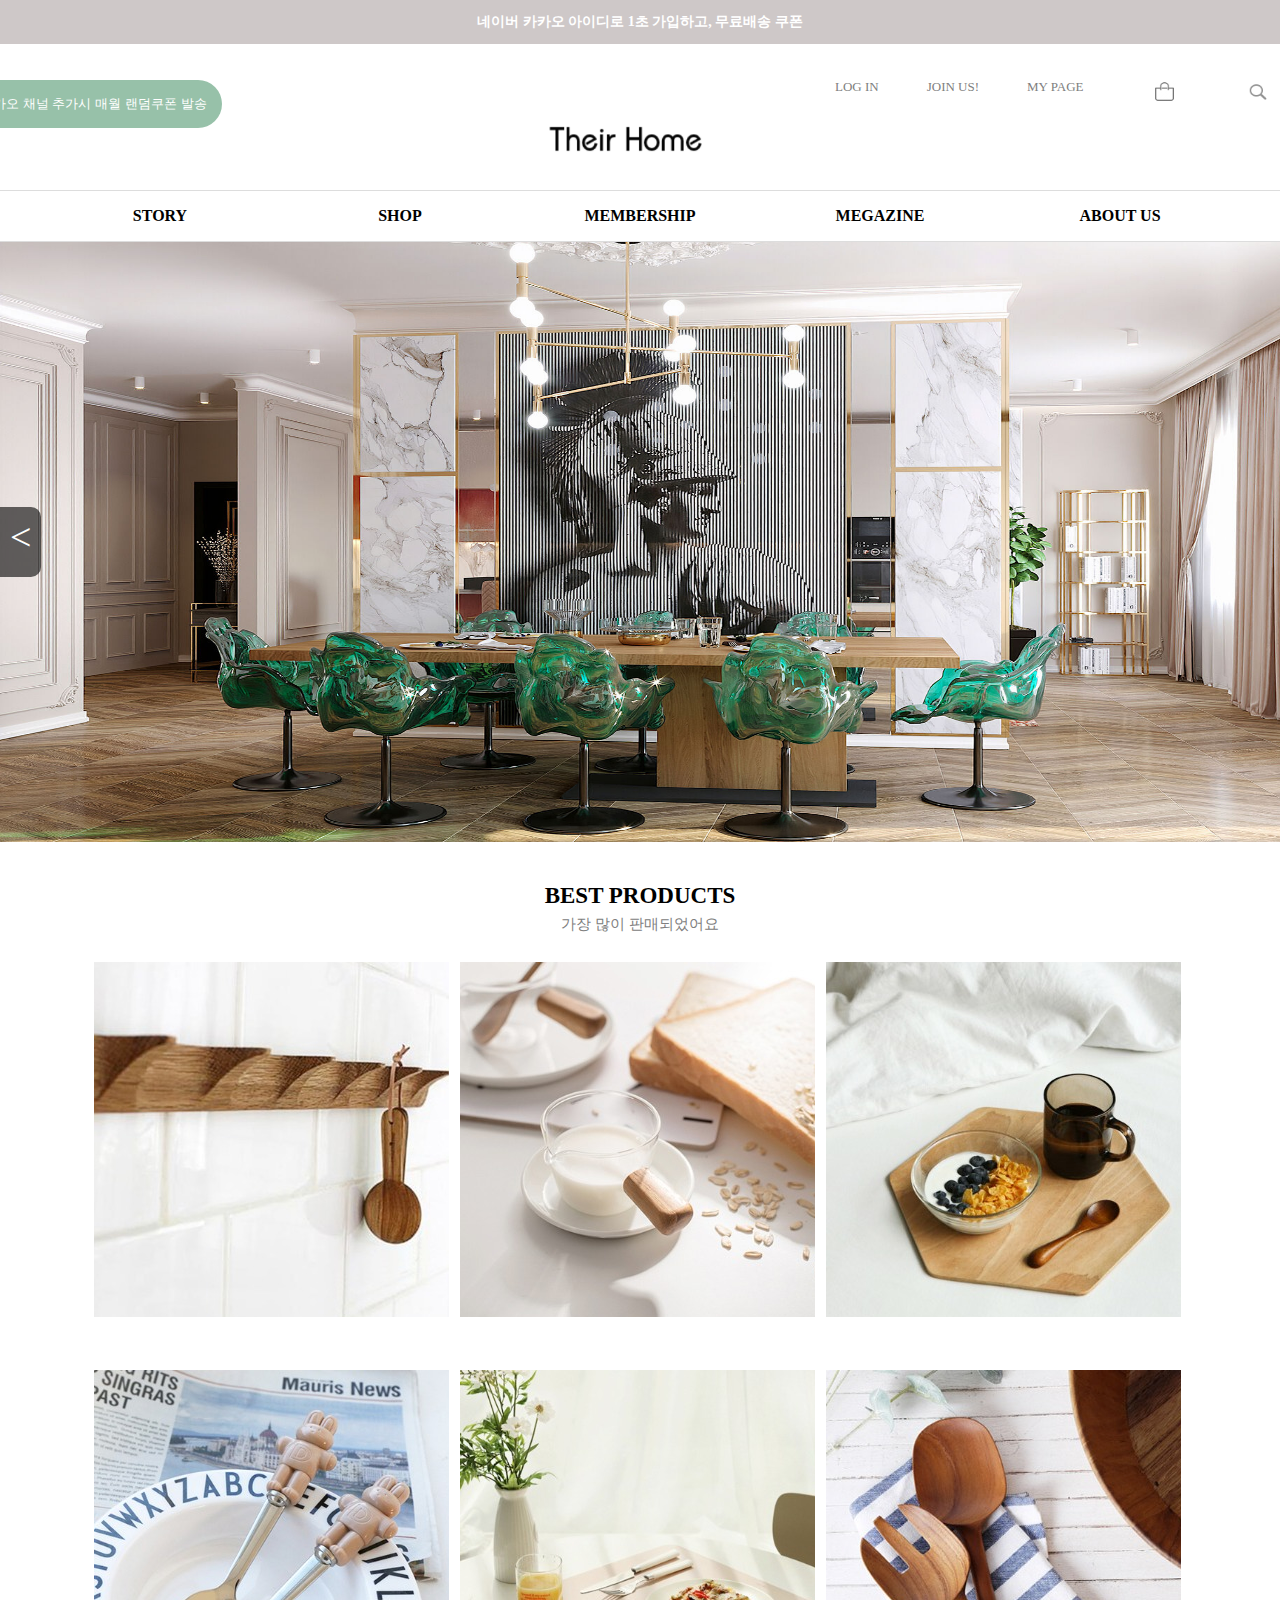
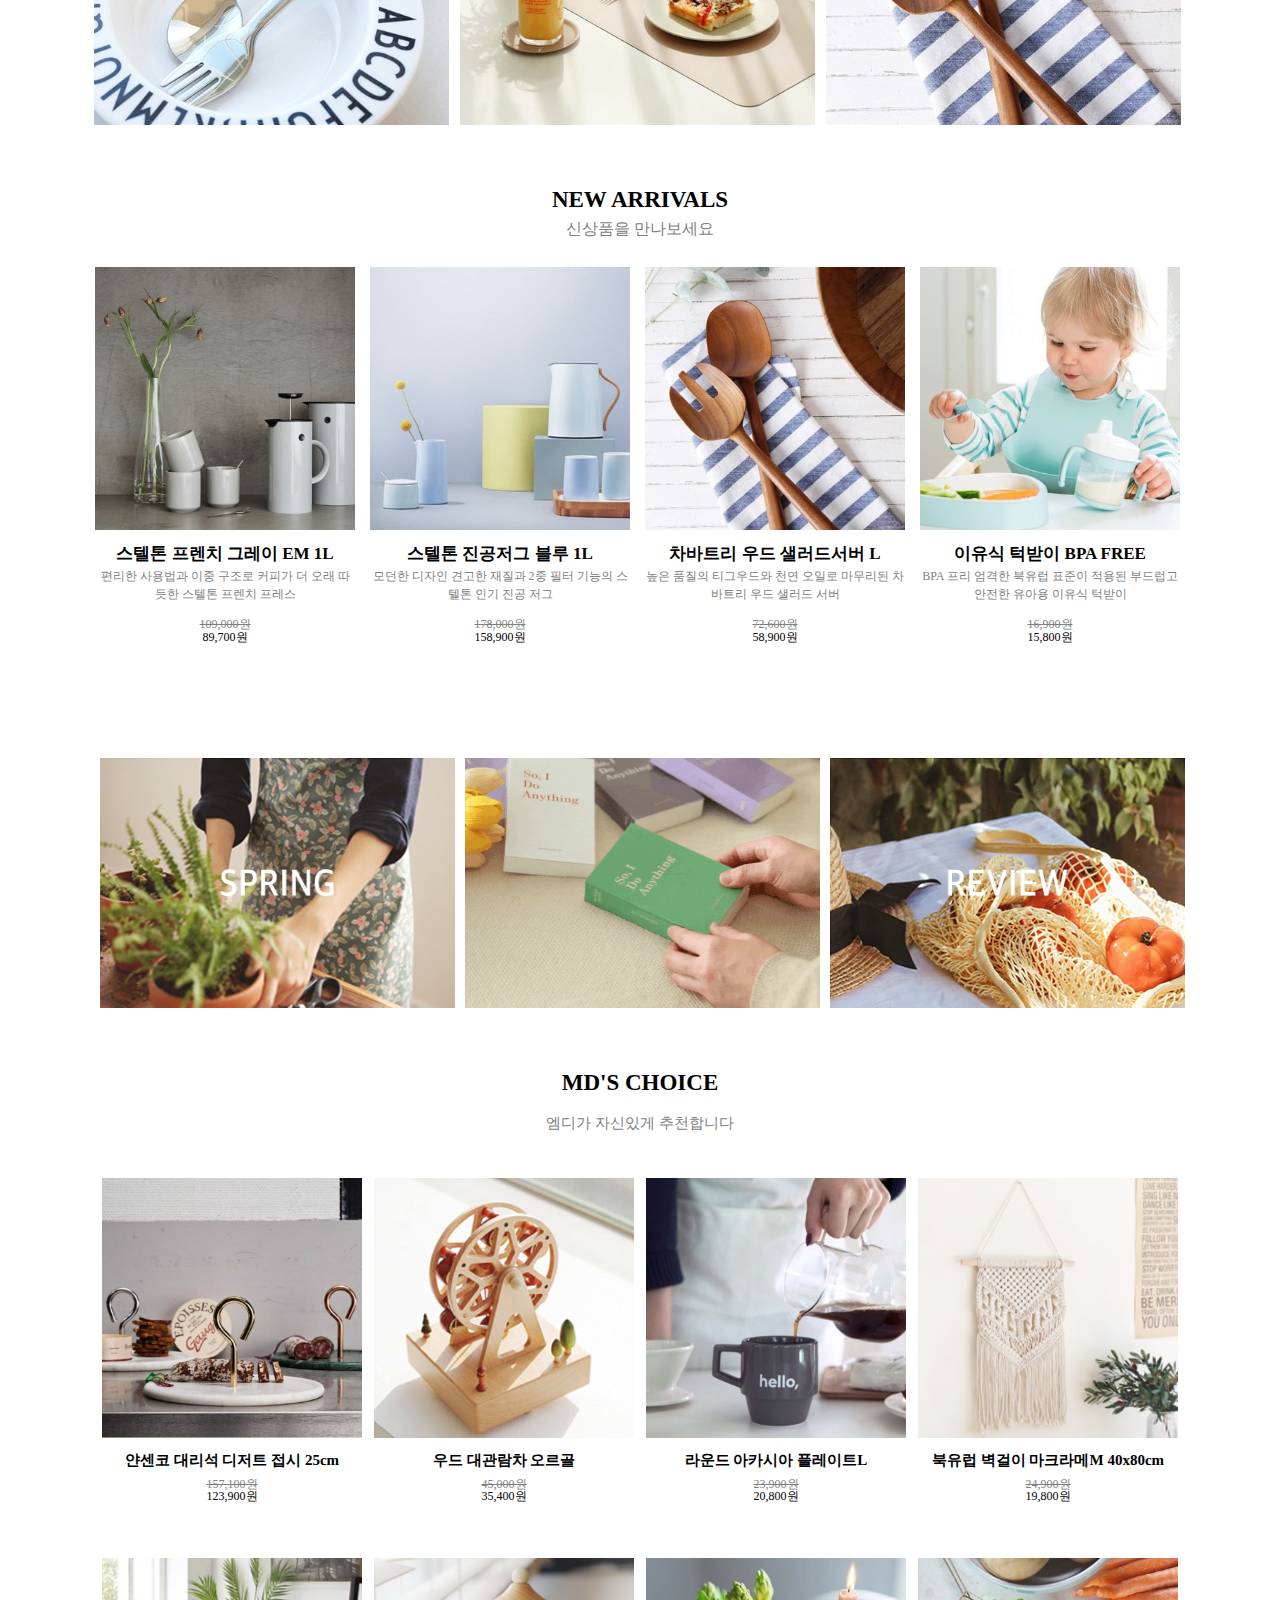
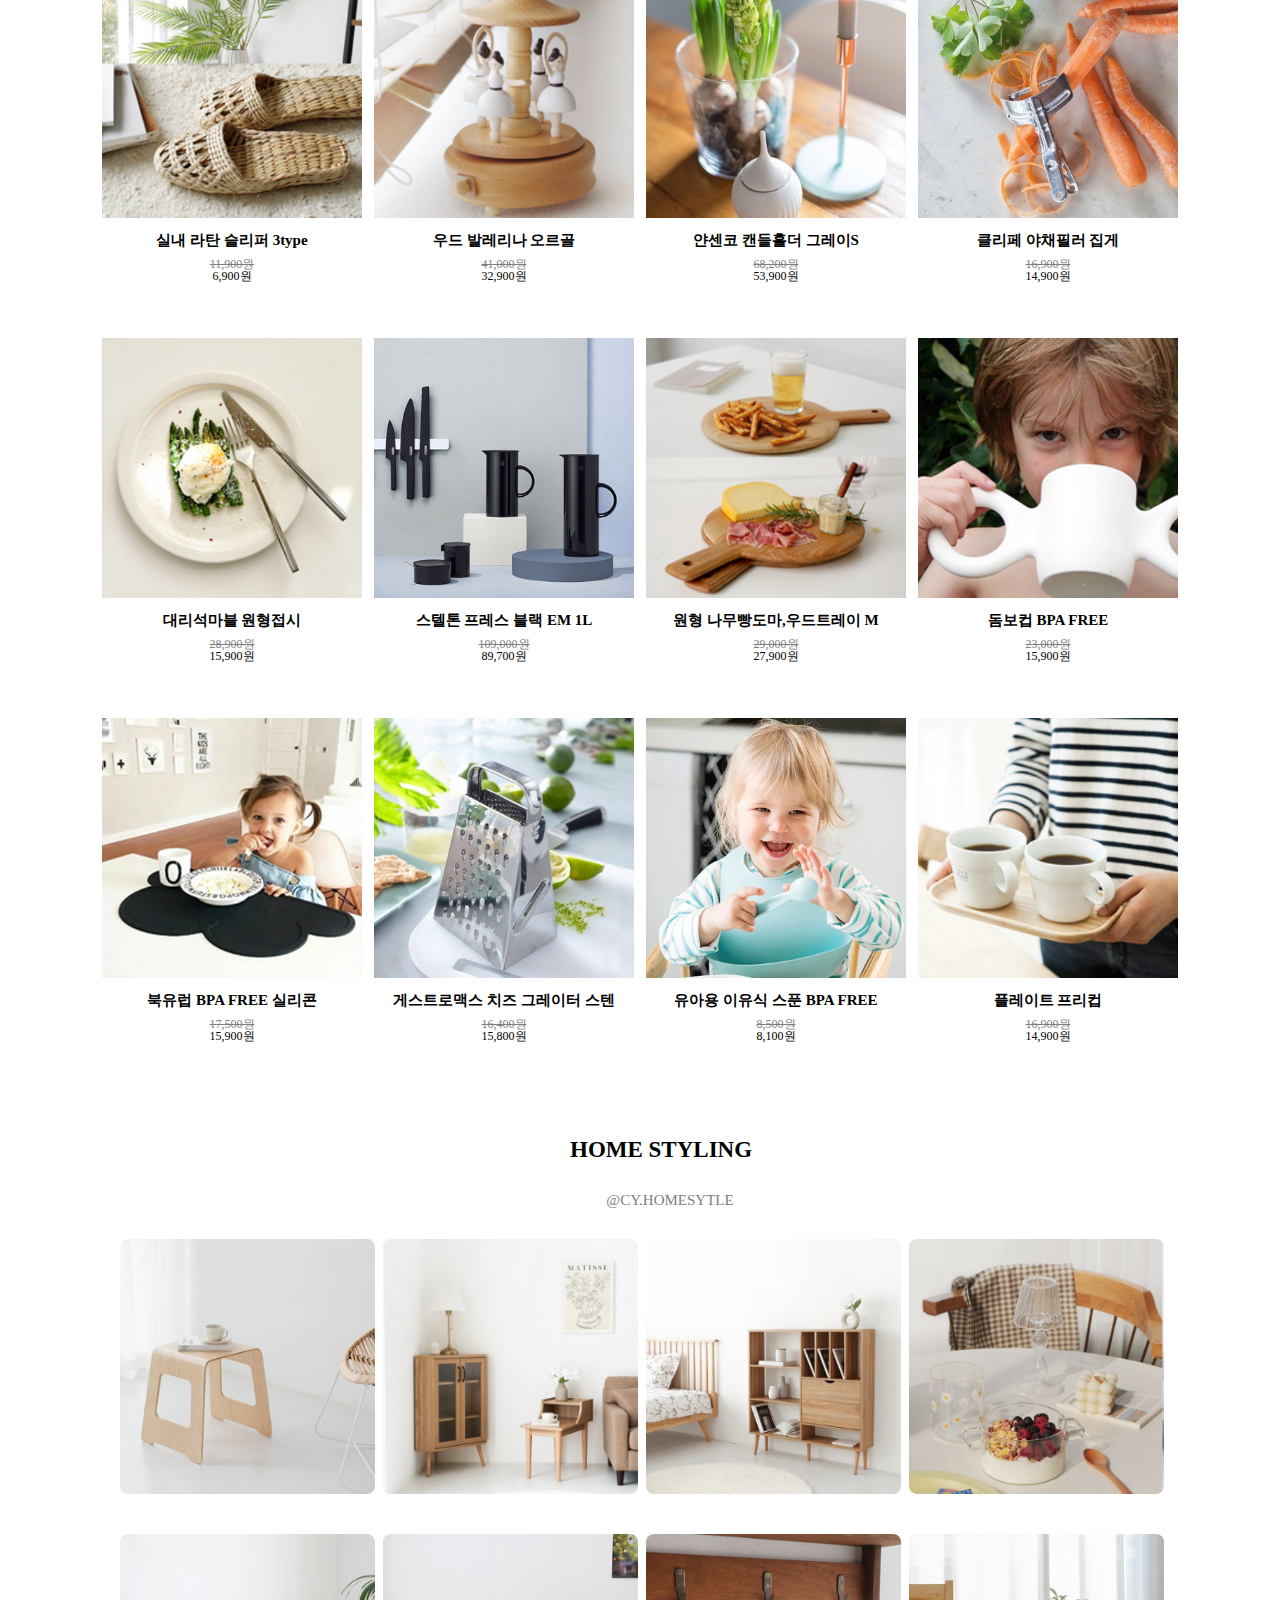
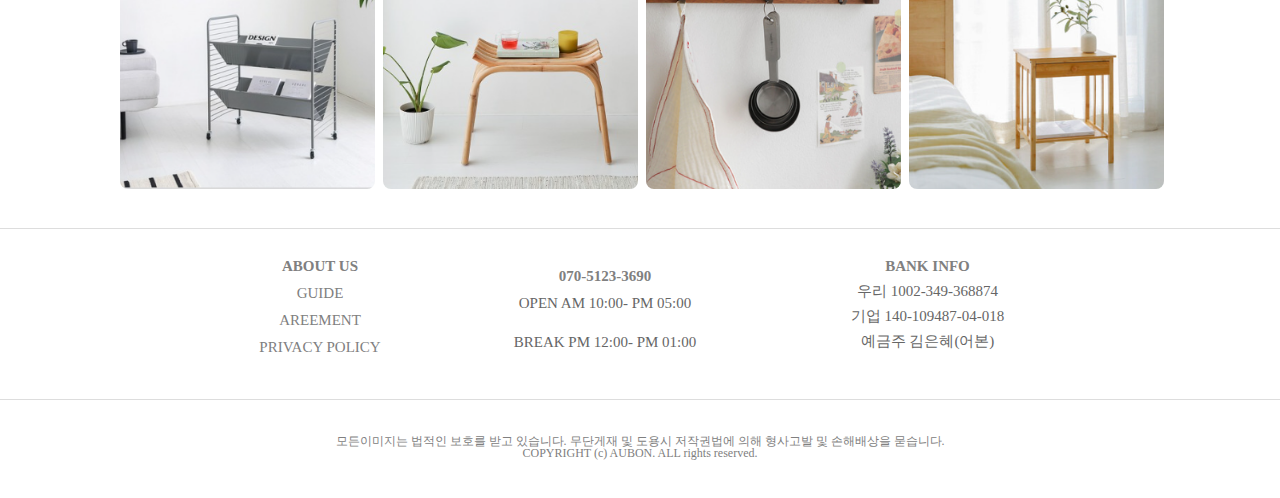
<file: index.html>
<!DOCTYPE html>
<html>

<head>
  <title>Their home</title>
  <link rel="stylesheet" href="css/reset.css">
  <link rel="stylesheet" href="css/common.css">
  <link rel="stylesheet" href="css/main.css">

  <!--json-->
  <script src="https://ajax.googleapis.com/ajax/libs/jquery/3.6.4/jquery.min.js"></script>
  <script src="js/product.js"></script>
  <script src="js/new.js"></script>
  <script src="js/banner.js"></script>
  <script src="js/md.js"></script>
  <script src="js/insta.js"></script>

  <!--javascript-->
  <script src="js/nav.js"></script>
  <script src="js/slide.js"></script>





</head>

<body>


  <div id="event">
    <p><a href="#">네이버 카카오 아이디로 1초 가입하고, 무료배송 쿠폰</a></p>
  </div>


  <header>
    <div id="box">


      <div id="login">
        <ul>
          <li><a href="form.html" target="_self">LOG IN</a></li>
          <li><a href="#">JOIN US!</a></li>
          <li><a href="#">MY PAGE</a></li>
          <li><a href="#"><img src="img/bag.jpg" alt="장바구니"></a></li>
          <li><a href="#"><img src="img/search.png" alt="검색"></a></li>
        </ul>
      </div>

      <button>카카오 채널 추가시 매월 랜덤쿠폰 발송 </button>



      <div id="logo">
        <a href="sub.html" target="_self"><img src="img/logo.png" alt="로고"></a>
      </div>

    </div>

    <nav>
      <ul class="main_menu">
        <li><a href="#">STORY</a>
          <ul class="sub_menu">
            <li><a href="sub.html" target="_self">Their home</a></li>
            <li><a href="sub.html" target="_self">Partnership</a></li>
            <li><a href="sub.html" target="_self">C/S</a></li>
          </ul>
        </li>

        <li><a href="#">SHOP</a>
          <ul class="sub_menu">
            <li><a href="sub.html" target="_self">주방데코</a></li>
            <li><a href="sub.html" target="_self">홈데코</a></li>
            <li><a href="sub.html" target="_self">정리/데코</a></li>
            <li><a href="sub.html" target="_self">아이방데코</a></li>
            <li><a href="sub.html" target="_self">반려견용품</a></li>
          </ul>
        </li>

        <li><a href="#">MEMBERSHIP</a>
          <ul class="sub_menu">
            <li><a href="sub.html" target="_self">Event</a></li>
            <li><a href="sub.html" target="_self">Coupon</a></li>
          </ul>
        </li>

        <li><a href="#">MEGAZINE</a>
          <ul class="sub_menu">
            <li><a href="sub.html" target="_self">Company</a></li>
            <li><a href="sub.html" target="_self">Subscribe</a></li>
          </ul>
        </li>

        <li><a href="sub.html" target="_self">ABOUT US</a></li>
      </ul>
    </nav>

  </header>




  <div id="slidewrap">

    <ul class="slide">
      <li><img src="img/slider.jpg" alt="슬라이드 사진"></li>
      <li><img src="img/slider2.jpg" alt="슬라이드 사진"></li>
      <li><img src="img/slider3.jpg" alt="슬라이드 사진"></li>
    </ul>

    <span class="prev">&lt;</span>
    <span class="next">&gt;</span>
  </div>



  <section>

    <div id="BEST_PRODUCTS">
      <h3>BEST PRODUCTS</h3>
      <p>가장 많이 판매되었어요</p>

      <div class="imgbox">
        <a href="sub.html" target="_self"><img src=""></a>

        <div class="textbox1">
          <span>
            <h3></h3>
            <p></p>
            <p class="a"></p>
          </span>
        </div>
      </div>




      <div class="imgbox">
        <a href="sub.html" target="_self"><img src=""></a>

        <div class="textbox1">
          <span>
            <h3></h3>
            <P></P>
            <p class="a"></p>
          </span>
        </div>
      </div>



      <div class="imgbox">
        <a href="sub.html" target="_self"><img src=""></a>


        <div class="textbox1">
          <span>
            <h3></h3>
            <p></p>
            <p class="a"></p>
          </span>
        </div>
      </div>




      <div class="imgbox">
        <a href="sub.html" target="_self"><img src=""></a>

        <div class="textbox1">
          <span>
            <h3></h3>
            <p></p>
            <p class="a"></p>
          </span>
        </div>
      </div>




      <div class="imgbox">
        <a href="sub.html" target="_self"><img src=""></a>

        <div class="textbox1">
          <span>
            <h3></h3>
            <p></p>
            <p class="a"></p>
          </span>
        </div>
      </div>



      <div class="imgbox">
        <a href="sub.html" target="_self"><img src=""></a>

        <div class="textbox1">
          <span>
            <h3></h3>
            <p></p>
            <p class="a"></p>
          </span>
        </div>
      </div>

    </div>


    <div id="NEW_ARRIVALS">

      <h3>NEW ARRIVALS</h3>
      <p>신상품을 만나보세요</p>
      <div class="box2">
        <div class="imgbox2">
          <a href="sub.html" target="_self"><img src="" alt=""></a>
        </div>

        <h4><a href="#"></a></h4>
        <p></p>
        <span class="a"></span>
        <br>
        <span class="b"></span>
      </div>


      <div class="box2">

        <div class="imgbox2">
          <a href="sub.html" target="_self"><img src="" alt=""></a>
        </div>

        <h4><a href="#"></a></h4>
        <p></p>
        <span class="a"></span>
        <br>
        <span class="b"></span>
      </div>


      <div class="box2">
        <div class="imgbox2">
          <a href="sub.html" target="_self"><img src="" alt=""></a>
        </div>

        <h4><a href="#"></a></h4>
        <p></p>
        <span class="a"></span>
        <br>
        <span class="b"></span>
      </div>


      <div class="box2">
        <div class="imgbox2">
          <a href="sub.html" target="_self"><img src="" alt=""></a>
        </div>

        <h4><a href="#"></a></h4>
        <p></p>
        <span class="a"></span><br>
        <span class="b"></span>
      </div>

    </div>

    <div id="BANNER">
      <div class="img1">

        <a href="sub.html" target="_self"><img src="" alt=""></a>

      </div>

      <div class="img2">

        <a href="sub.html" target="_self"><img src="" alt=""></a>

      </div>

      <div class="img3">

        <a href="sub.html" target="_self"><img src="" alt=""></a>

      </div>

    </div>


    <div id="MD_CHOICE">

      <h3>MD'S CHOICE</h3>
      <p>엠디가 자신있게 추천합니다</p>
    </div>



    <div id="ALL_PRODUCTS">

      <div class="box3">

        <div class="imgbox3">
          <a href="#"><img src="" alt=""></a>
        </div>

        <h4><a href="#"></a></h4>
        <p></p>
        <span><a href="#"></a></span>

      </div>

      <div class="box3">
        <div class="imgbox3">
          <a href="#"><img src="" alt=""></a>
        </div>

        <h4><a href="#"></a></h4>
        <p></p>
        <span><a href="#"></a></span>

      </div>

      <div class="box3">
        <div class="imgbox3">
          <a href="#"><img src="" alt=""></a>
        </div>

        <h4><a href="#"></a></h4>
        <p></p>
        <span><a href="#"></a></span>

      </div>

      <div class="box3">
        <div class="imgbox3">
          <a href="#"><img src="" alt=""></a>
        </div>
        <h4><a href="#"></a></h4>
        <p></p>
        <span><a href="#"></a></span>

      </div>


      <div class="box3">
        <div class="imgbox3">
          <a href="#"><img src="" alt=""></a>
        </div>
        <h4><a href="#"></a></h4>

        <p></p>
        <span><a href="#"></a></span>

      </div>

      <div class="box3">
        <div class="imgbox3">
          <a href="#"><img src="" alt=""></a>
        </div>
        <h4><a href="#"></a></h4>
        <p></p>
        <span><a href="#"></a></span>

      </div>

      <div class="box3">
        <div class="imgbox3">
          <a href="#"><img src="" alt=""></a>
        </div>
        <h4><a href="#"></a></h4>
        <p></p>
        <span><a href="#"></a></span>

      </div>

      <div class="box3">
        <div class="imgbox3">
          <a href="#"><img src="" alt=""></a>
        </div>
        <h4><a href="#"></a></h4>
        <p></p>
        <span><a href="#"></a></span>

      </div>


      <div class="box3">
        <div class="imgbox3">
          <a href="#"><img src="" alt=""></a>
        </div>
        <h4><a href="#"></a></h4>

        <p></p>
        <span><a href="#"></a></span>

      </div>

      <div class="box3">
        <div class="imgbox3">
          <a href="#"><img src="" alt=""></a>
        </div>
        <h4><a href="#"></a></h4>
        <p></p>
        <span><a href="#"></a></span>

      </div>

      <div class="box3">
        <div class="imgbox3">
          <a href="#"><img src="" alt=""></a>
        </div>
        <h4><a href="#"></a></h4>
        <p></p>
        <span><a href="#"></a></span>

      </div>

      <div class="box3">
        <div class="imgbox3">
          <a href="#"><img src="" alt=""></a>
        </div>
        <h4><a href="#"></a></h4>
        <p></p>
        <span><a href="#"></a></span>
      </div>

      <div class="box3">
        <div class="imgbox3">
          <a href="#"><img src="" alt=""></a>
        </div>
        <h4><a href="#"></a></h4>
        <p></p>
        <span><a href="#"></a></span>
      </div>

      <div class="box3">
        <div class="imgbox3">
          <a href="#"><img src="" alt=""></a>
        </div>
        <h4><a href="#"></a></h4>
        <p></p>
        <span><a href="#"></a></span>
      </div>

      <div class="box3">
        <div class="imgbox3">
          <a href="#"><img src="" alt=""></a>
        </div>
        <h4><a href="#"></a></h4>
        <p></p>
        <span><a href="#"></a></span>
      </div>

      <div class="box3">
        <div class="imgbox3">
          <a href="#"><img src="" alt=""></a>
        </div>
        <h4><a href="#"></a></h4>
        <p></p>
        <span><a href="#"></a></span>
      </div>
    </div>



    <div id="HOME_STYLING">

      <h3>HOME STYLING</h3>
      <p> @CY.HOMESYTLE</p>

      <div class="box4">
        <div class="imgbox1">
          <a href="#" alt="홈스타일"><img src="" alt=""></a>
        </div>
      </div>

      <div class="box4">
        <div class="imgbox1">
          <a href="#" alt="홈스타일"><img src="" alt=""></a>
        </div>

      </div>

      <div class="box4">
        <div class="imgbox1">
          <a href="#" alt="홈스타일"><img src="" alt=""></a>
        </div>
      </div>

      <div class="box4">
        <div class="imgbox1">
          <a href="#" alt="홈스타일"><img src="" alt=""></a>
        </div>
      </div>



      <div class="box4">
        <div class="imgbox1">
          <a href="#" alt="홈스타일"><img src="" alt=""></a>
        </div>
      </div>

      <div class="box4">
        <div class="imgbox1">
          <a href="#" alt="홈스타일"><img src="" alt=""></a>
        </div>
      </div>

      <div class="box4">
        <div class="imgbox1">
          <a href="#" alt="홈스타일"><img src="" alt=""></a>
        </div>
      </div>


      <div class="box4">
        <div class="imgbox1">
          <a href="#" alt="홈스타일"><img src="" alt=""></a>
        </div>
      </div>


    </div>

  </section>


  <footer>

    <div id="contact">

      <div id="wrap">
        <div class="box1">
          <ul>
            <h4><a href="#">ABOUT US</a></h4>
            <li><a href="#">GUIDE</a></li>
            <li><a href="#">AREEMENT</a></li>
            <li><a href="#">PRIVACY POLICY</a></li>
          </ul>
        </div>

        <div class="box2">
          <ul>
            <h4><a href="#">070-5123-3690</a></h4>
            <li><a href="#">OPEN AM 10:00- PM 05:00</a></li>
            <li><a href="#">BREAK PM 12:00- PM 01:00</a></li>
          </ul>
        </div>


        <div class="box3">
          <ul>
            <h4><a href="#">BANK INFO</a></h4>
            <li><a href="#">우리 1002-349-368874</a></li>
            <li><a href="#">기업 140-109487-04-018</a></li>
            <li><a href="#">예금주 김은혜(어본)</a></li>
          </ul>
        </div>


      </div>
    </div>



    <div id="box">

      <p>
        모든이미지는 법적인 보호를 받고 있습니다. 무단게재 및 도용시 저작권법에 의해 형사고발 및 손해배상을 묻습니다.<br>
        COPYRIGHT (c) AUBON. ALL rights reserved.</p>


    </div>


  </footer>



</body>

</html>
</file>
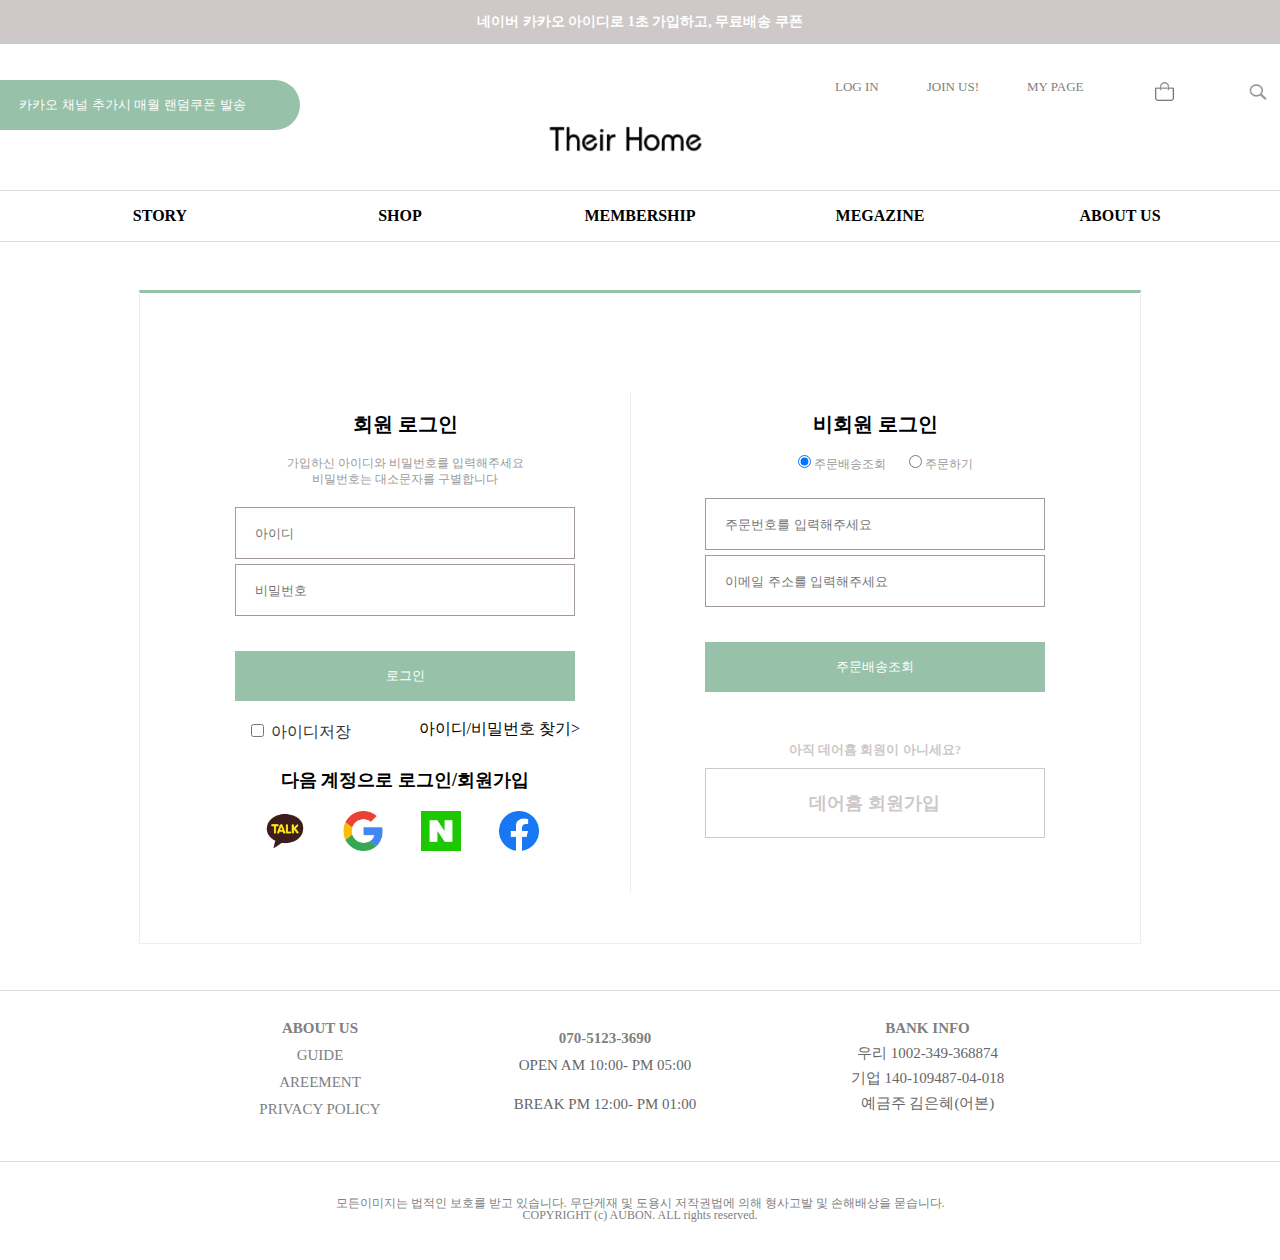
<file: form.html>
<!DOCTYPE html>
<html lang="en">

<head>
    <meta charset="UTF-8">
    <meta http-equiv="X-UA-Compatible" content="IE=edge">
    <meta name="viewport" content="width=device-width, initial-scale=1.0">
    <title>Their home</title>
    <link rel="stylesheet" href="css/reset.css">
    <link rel="stylesheet" href="css/common.css">
    <link rel="stylesheet" href="css/form.css">
</head>

<body>

    <div id="event">
        <p><a href="#">네이버 카카오 아이디로 1초 가입하고, 무료배송 쿠폰</a></p>
    </div>


    <header>
        <div id="box">


            <div id="login">
                <ul>
                    <li><a href="form.html" target="_self">LOG IN</a></li>
                    <li><a href="#">JOIN US!</a></li>
                    <li><a href="#">MY PAGE</a></li>
                    <li><a href="#"><img src="img/bag.jpg" alt="장바구니"></a></li>
                    <li><a href="#"><img src="img/search.png" alt="검색"></a></li>
                </ul>
            </div>






            <button>카카오 채널 추가시 매월 랜덤쿠폰 발송 </button>



            <div id="logo">
                <a href="sub.html" target="_self"><img src="img/logo.png" alt="로고"></a>
            </div>

        </div>


        <nav>
            <ul class="main_menu">
                <li><a href="sub.html" target="_self">STORY</a></li>
                <li><a href="sub.html" target="_self">SHOP</a></li>
                <li><a href="sub.html" target="_self">MEMBERSHIP</a></li>
                <li><a href="sub.html" target="_self">MEGAZINE</a></li>
                <li><a href="sub.html" target="_self">ABOUT US</a></li>
            </ul>
        </nav>

    </header>


    <div id="content">
        <div class="content_wrap">

            <div class="member">
                <div class="memeberlogin">
                    <h3>회원 로그인</h3>
                    <p>가입하신 아이디와 비밀번호를 입력해주세요<br>
                    비밀번호는 대소문자를 구별합니다</p>
                    <form>
                        <input type="text" placeholder="아이디" id="id">
                        <br>
                        <input type="text" placeholder="비밀번호" id="password">
                        <br>
                        <button>로그인</button>
                        <br>
                        <div id="id-password">
                            <input type="checkbox" name="id" value="id" id="checkbox"> 
                            <label>아이디저장</label>
                            <span><a href="#">아이디/비밀번호 찾기></a></span>
                        </div>

                        <div class="nextlogin">
                            <span>다음 계정으로 로그인/회원가입</span>
                            <ul>
                                <li>
                                    <a href="#"><img src="img/icon1.jpg" alt="icon1"></a>
                                </li>
                                <li>
                                    <a href="#"><img src="img/icon2.jpg" alt="icon2"></a>
                                </li>
                                <li>
                                    <a href="#"><img src="img/icon3.jpg" alt="icon3"></a>
                                </li>
                                <li>
                                    <a href="#"><img src="img/icon4.jpg" alt="icon4"></a>
                                </li>
                            </ul>
                        </div>
                    </form>
                </div>



                <div class="memeberlogin2">
                    <h3>비회원 로그인</h3>
                    <form>
                        <input type="radio" checked> 주문배송조회
                        <input type="radio"> 주문하기
                        <br>
                        <input type="text" placeholder="주문번호를 입력해주세요" id="id">
                        <br>
                        <input type="text" placeholder="이메일 주소를 입력해주세요" id="password">

                        <button>주문배송조회</button>

                        <div class="new">
                            <p>아직 데어홈 회원이 아니세요?</p>
                            <button>데어홈 회원가입</button>
                        </div>
                    </form>
                </div>
            </div>
        </div>
    </div>















    <footer>

        <div id="contact">

            <div id="wrap">
                <div class="box1">
                    <ul>
                        <h4><a href="#">ABOUT US</a></h4>
                        <li><a href="#">GUIDE</a></li>
                        <li><a href="#">AREEMENT</a></li>
                        <li><a href="#">PRIVACY POLICY</a></li>
                    </ul>
                </div>

                <div class="box2">
                    <ul>
                        <h4><a href="#">070-5123-3690</a></h4>
                        <li><a href="#">OPEN AM 10:00- PM 05:00</a></li>
                        <li><a href="#">BREAK PM 12:00- PM 01:00</a></li>
                    </ul>
                </div>


                <div class="box3">
                    <ul>
                        <h4><a href="#">BANK INFO</a></h4>
                        <li><a href="#">우리 1002-349-368874</a></li>
                        <li><a href="#">기업 140-109487-04-018</a></li>
                        <li><a href="#">예금주 김은혜(어본)</a></li>
                    </ul>
                </div>


            </div>
        </div>



        <div id="box">

            <p>
                모든이미지는 법적인 보호를 받고 있습니다. 무단게재 및 도용시 저작권법에 의해 형사고발 및 손해배상을 묻습니다.<br>
                COPYRIGHT (c) AUBON. ALL rights reserved.</p>


        </div>


    </footer>
</body>

</html>
</file>
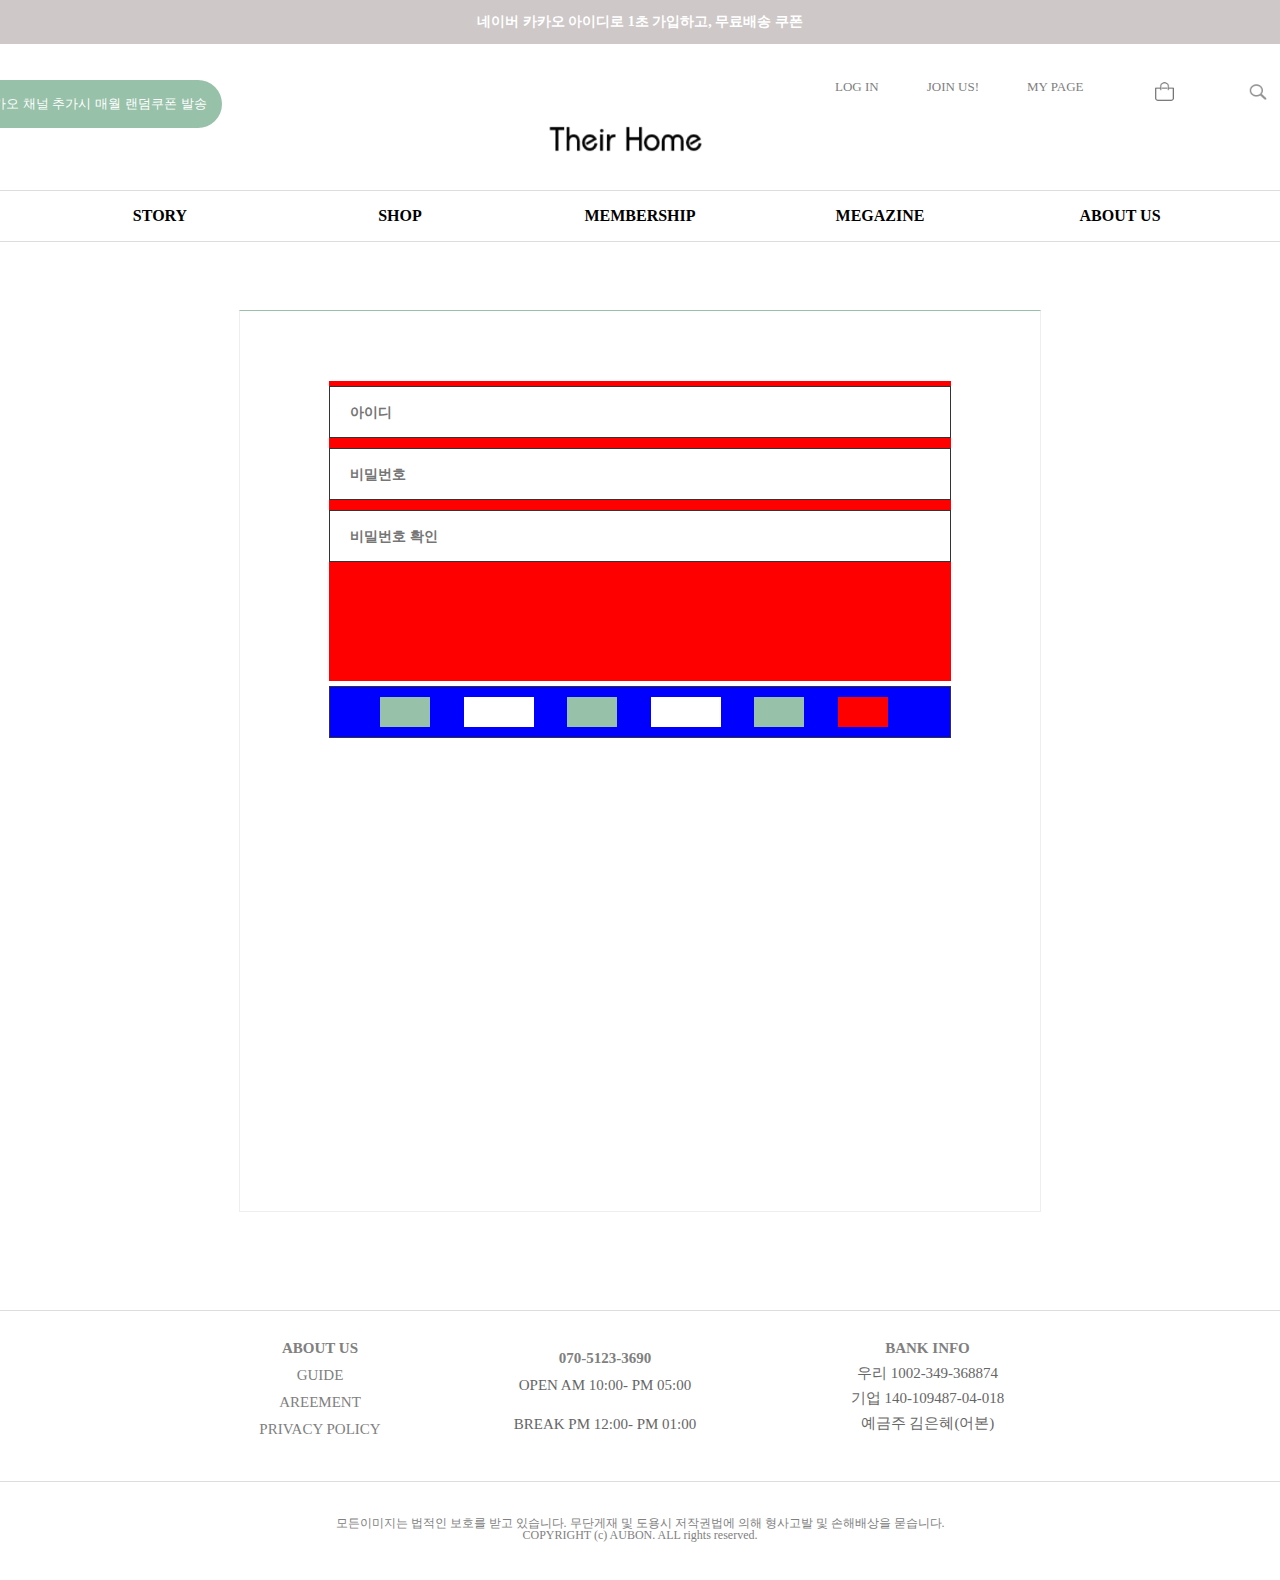
<file: joinus.html>
<!DOCTYPE html>
<html lang="en">

<head>
    <meta charset="UTF-8">
    <meta http-equiv="X-UA-Compatible" content="IE=edge">
    <meta name="viewport" content="width=device-width, initial-scale=1.0">
    <title>Their home</title>
    <link rel="stylesheet" href="css/reset.css">
    <link rel="stylesheet" href="css/common.css">
    <link rel="stylesheet" href="css/joinus.css">
</head>

<body>

    <div id="event">
        <p><a href="#">네이버 카카오 아이디로 1초 가입하고, 무료배송 쿠폰</a></p>
    </div>


    <header>
        <div id="box">


            <div id="login">
                <ul>
                    <li><a href="form.html" target="_self">LOG IN</a></li>
                    <li><a href="#">JOIN US!</a></li>
                    <li><a href="#">MY PAGE</a></li>
                    <li><a href="#"><img src="img/bag.jpg" alt="장바구니"></a></li>
                    <li><a href="#"><img src="img/search.png" alt="검색"></a></li>
                </ul>
            </div>






            <button>카카오 채널 추가시 매월 랜덤쿠폰 발송 </button>



            <div id="logo">
                <a href="sub.html" target="_self"><img src="img/logo.png" alt="로고"></a>
            </div>

        </div>


        <nav>
            <ul class="main_menu">
                <li><a href="sub.html" target="_self">STORY</a></li>
                <li><a href="sub.html" target="_self">SHOP</a></li>
                <li><a href="sub.html" target="_self">MEMBERSHIP</a></li>
                <li><a href="sub.html" target="_self">MEGAZINE</a></li>
                <li><a href="sub.html" target="_self">ABOUT US</a></li>
            </ul>
        </nav>

    </header>


    <div id="content">
        <div class="content_wrap">
            <table>
                <fieldset>
                    <input type="text" id="id" placeholder="아이디">
                    <br>
                    <input type="text" id="password" placeholder="비밀번호">
                    <br>
                    <input type="text" id="passwordcheck" placeholder="비밀번호 확인">
                    <br>
                </fieldset>
            </table>

            <div class="phonenumber">

                <div class="ph1">
                </div>



                <div class="ph2"></div>
                <div class="ph1"></div>
                <div class="ph2"></div>
                <div class="ph1"></div>
                <div id="submit"></div>




            </div>








        </div>
    </div>















    <footer>

        <div id="contact">

            <div id="wrap">
                <div class="box1">
                    <ul>
                        <h4><a href="#">ABOUT US</a></h4>
                        <li><a href="#">GUIDE</a></li>
                        <li><a href="#">AREEMENT</a></li>
                        <li><a href="#">PRIVACY POLICY</a></li>
                    </ul>
                </div>

                <div class="box2">
                    <ul>
                        <h4><a href="#">070-5123-3690</a></h4>
                        <li><a href="#">OPEN AM 10:00- PM 05:00</a></li>
                        <li><a href="#">BREAK PM 12:00- PM 01:00</a></li>
                    </ul>
                </div>


                <div class="box3">
                    <ul>
                        <h4><a href="#">BANK INFO</a></h4>
                        <li><a href="#">우리 1002-349-368874</a></li>
                        <li><a href="#">기업 140-109487-04-018</a></li>
                        <li><a href="#">예금주 김은혜(어본)</a></li>
                    </ul>
                </div>


            </div>
        </div>



        <div id="box">

            <p>
                모든이미지는 법적인 보호를 받고 있습니다. 무단게재 및 도용시 저작권법에 의해 형사고발 및 손해배상을 묻습니다.<br>
                COPYRIGHT (c) AUBON. ALL rights reserved.</p>


        </div>


    </footer>
</body>

</html>
</file>
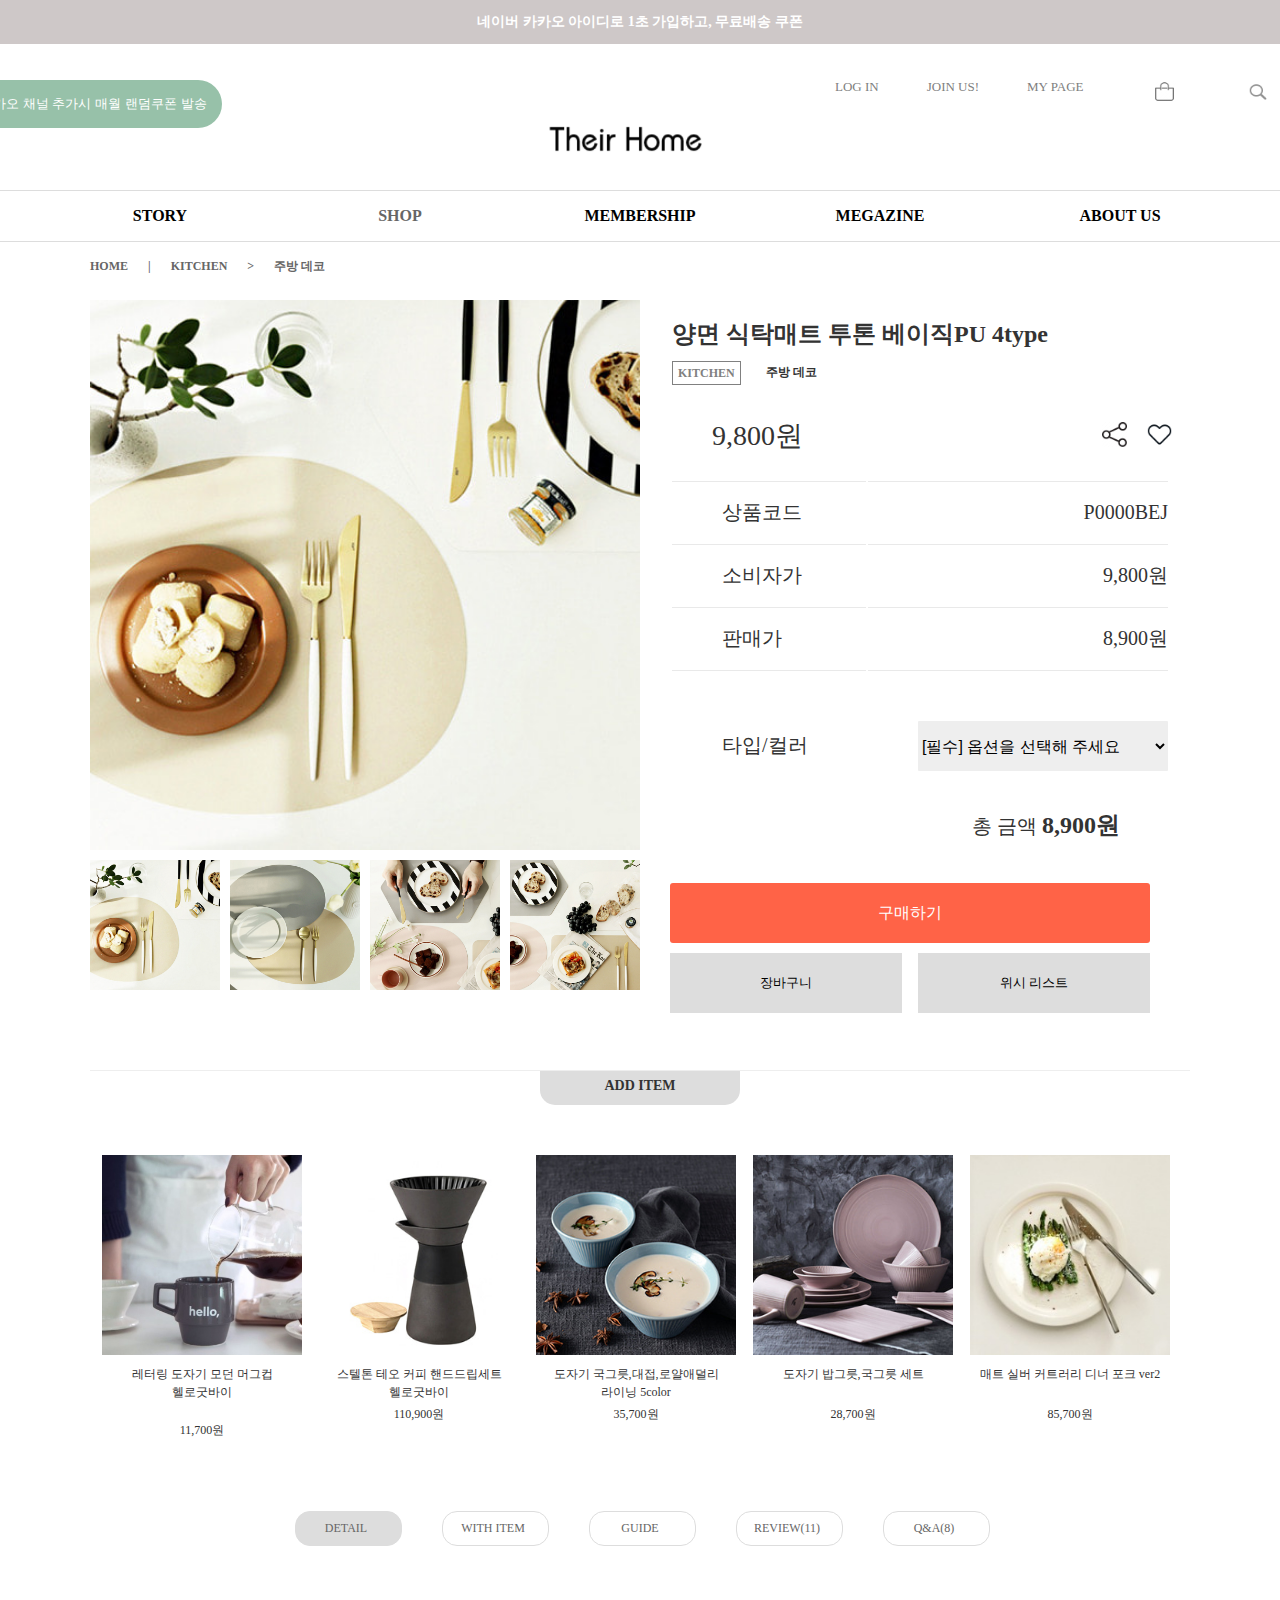
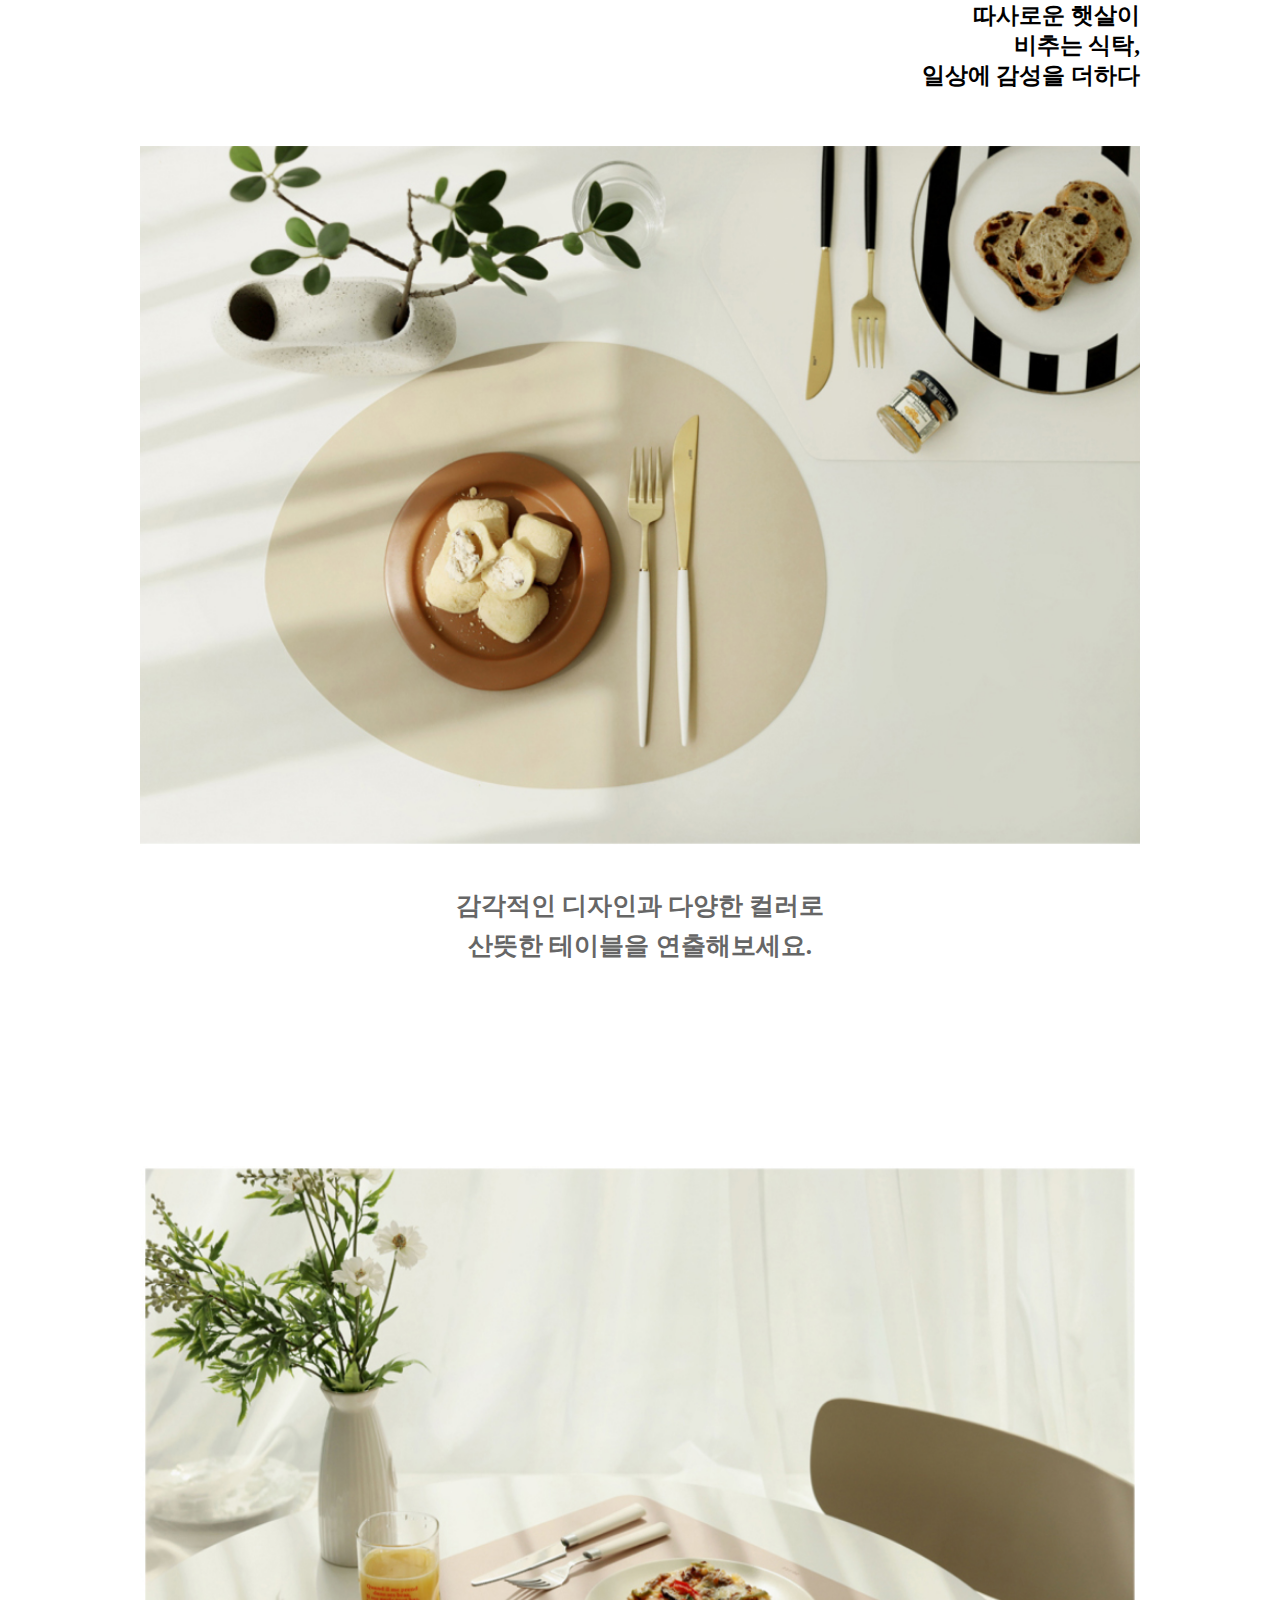
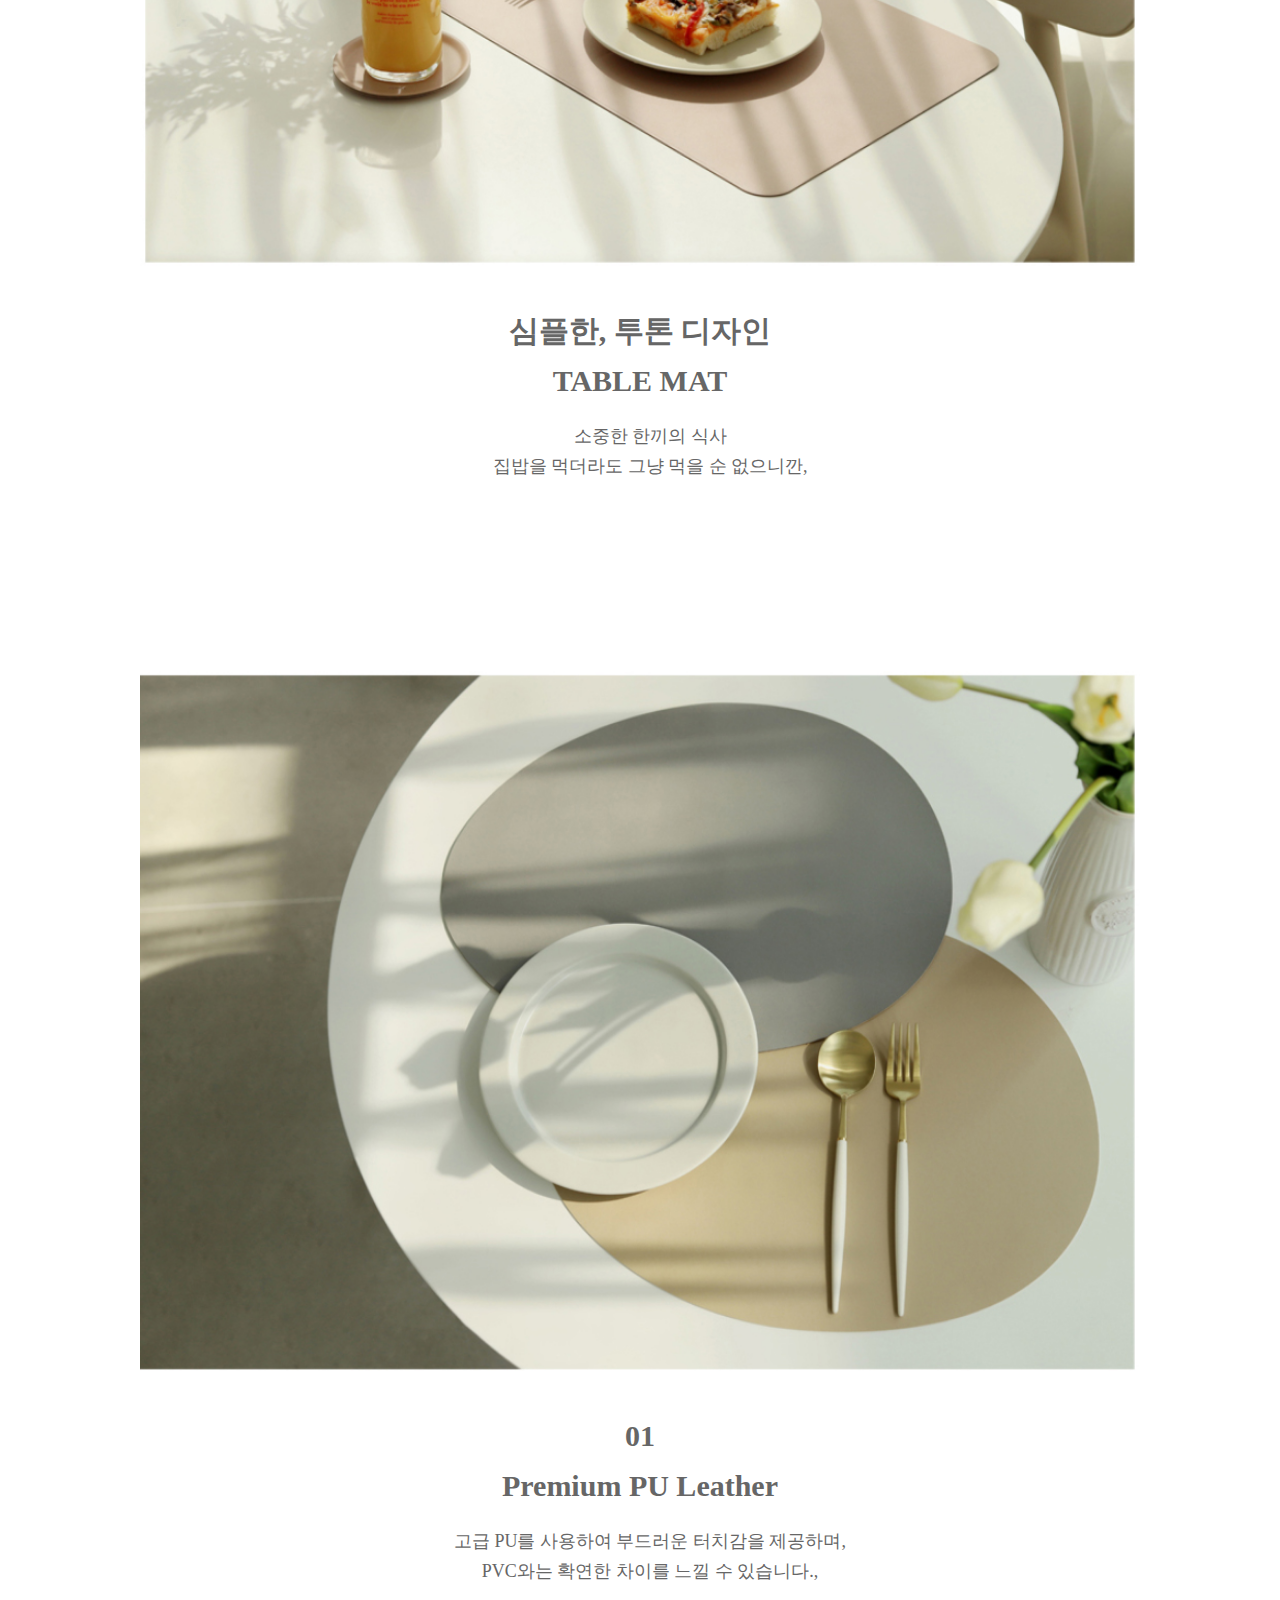
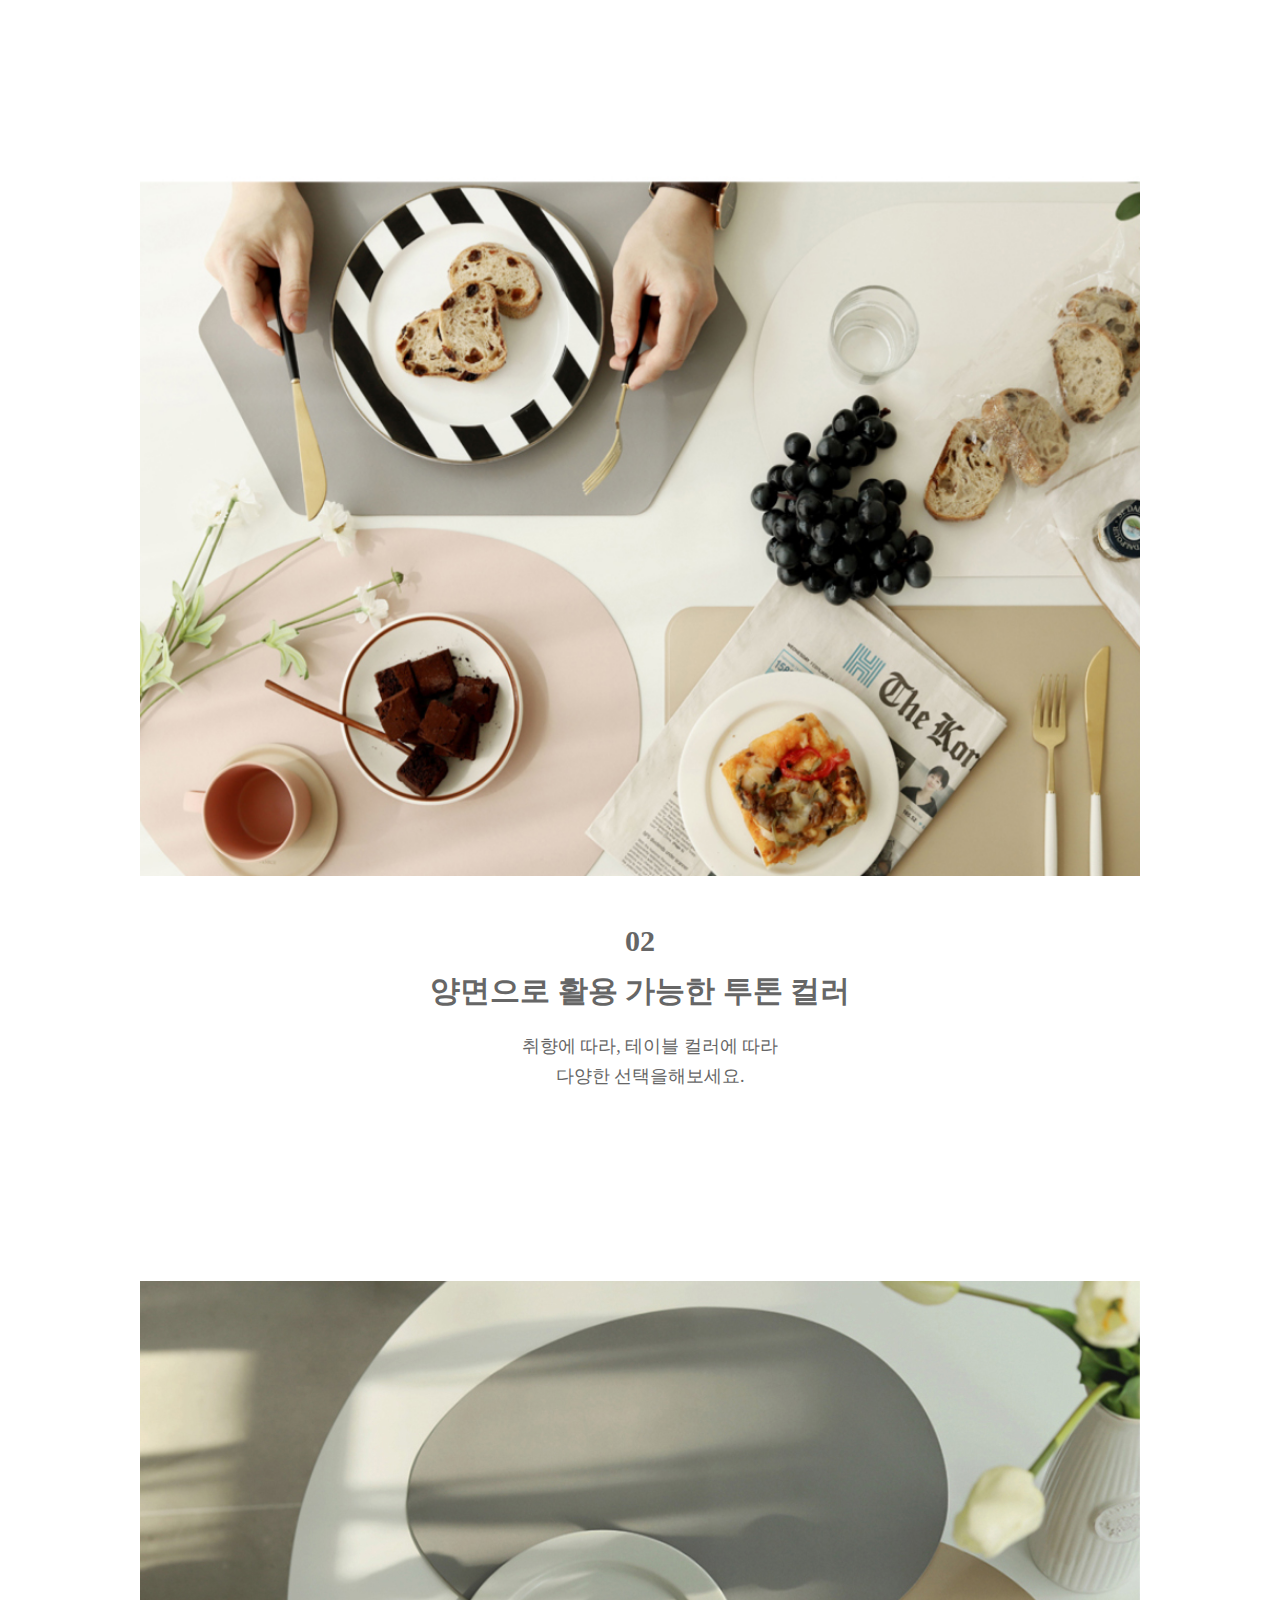
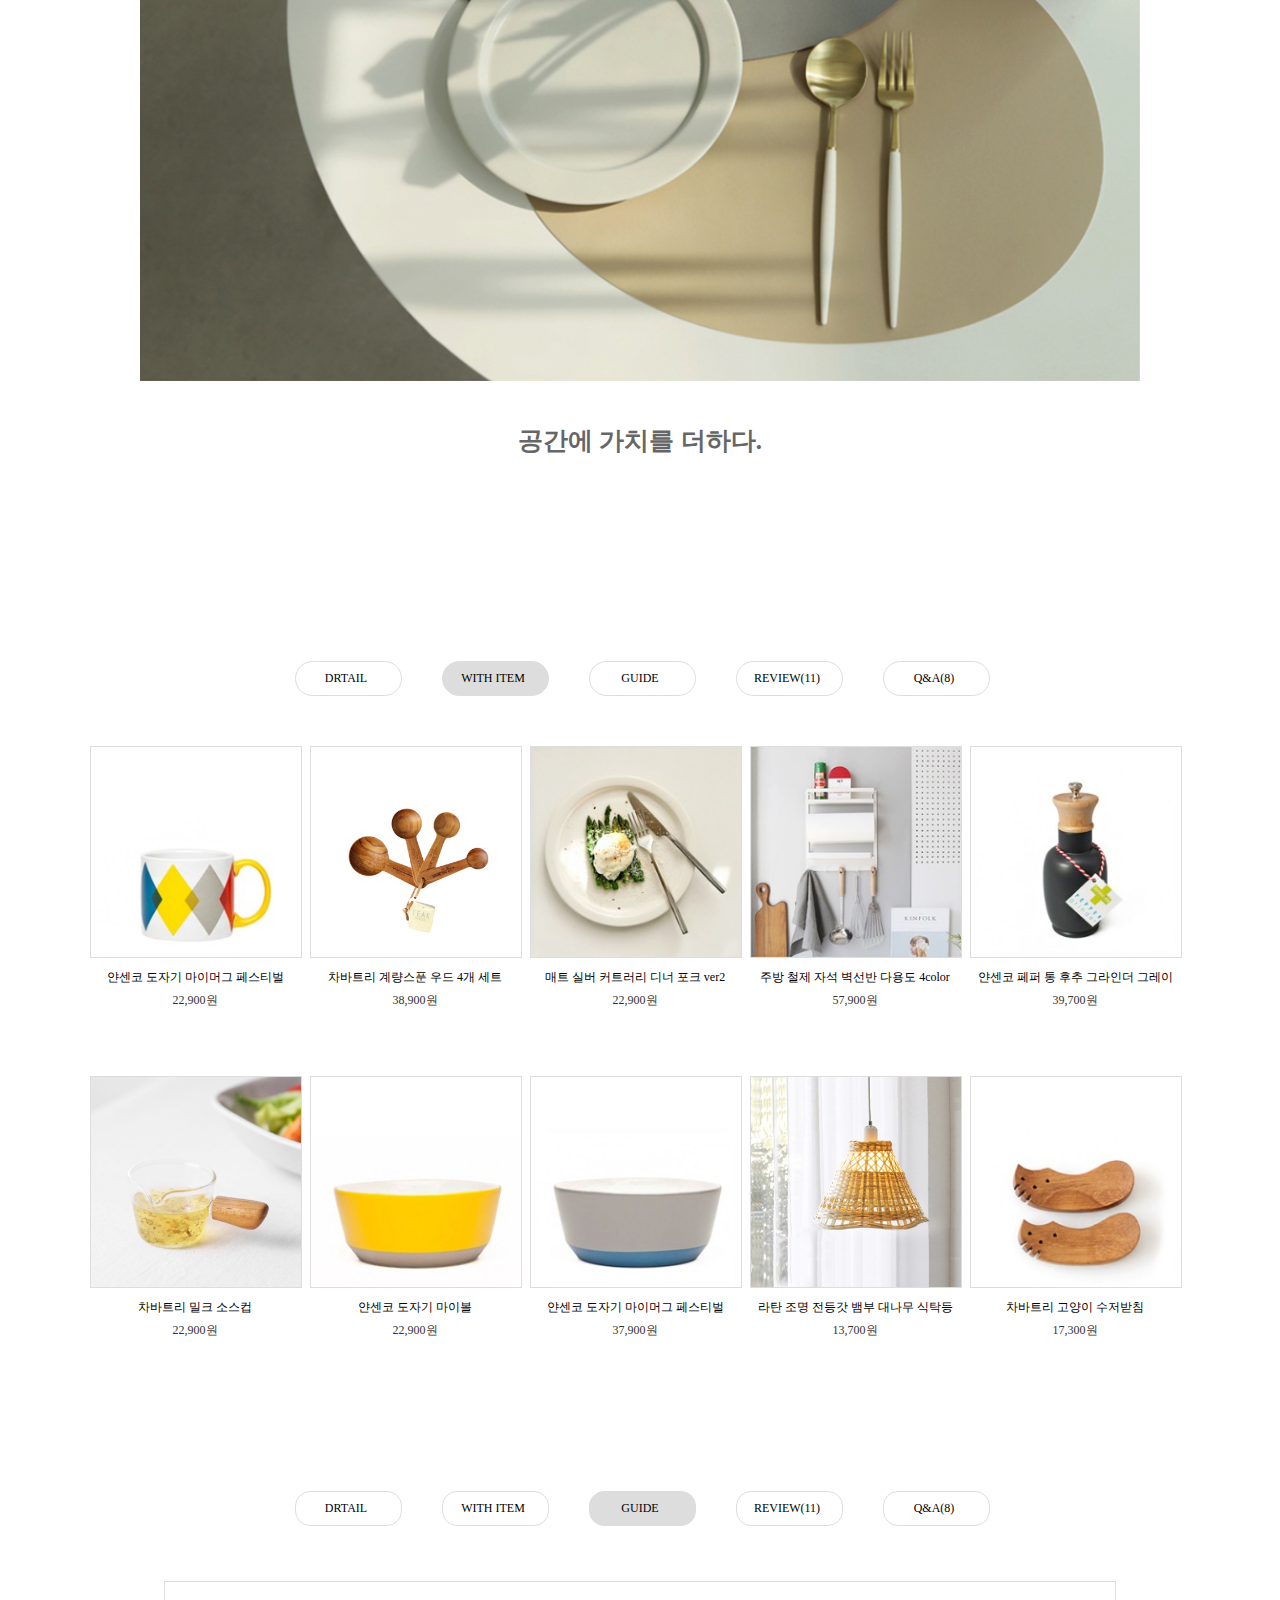
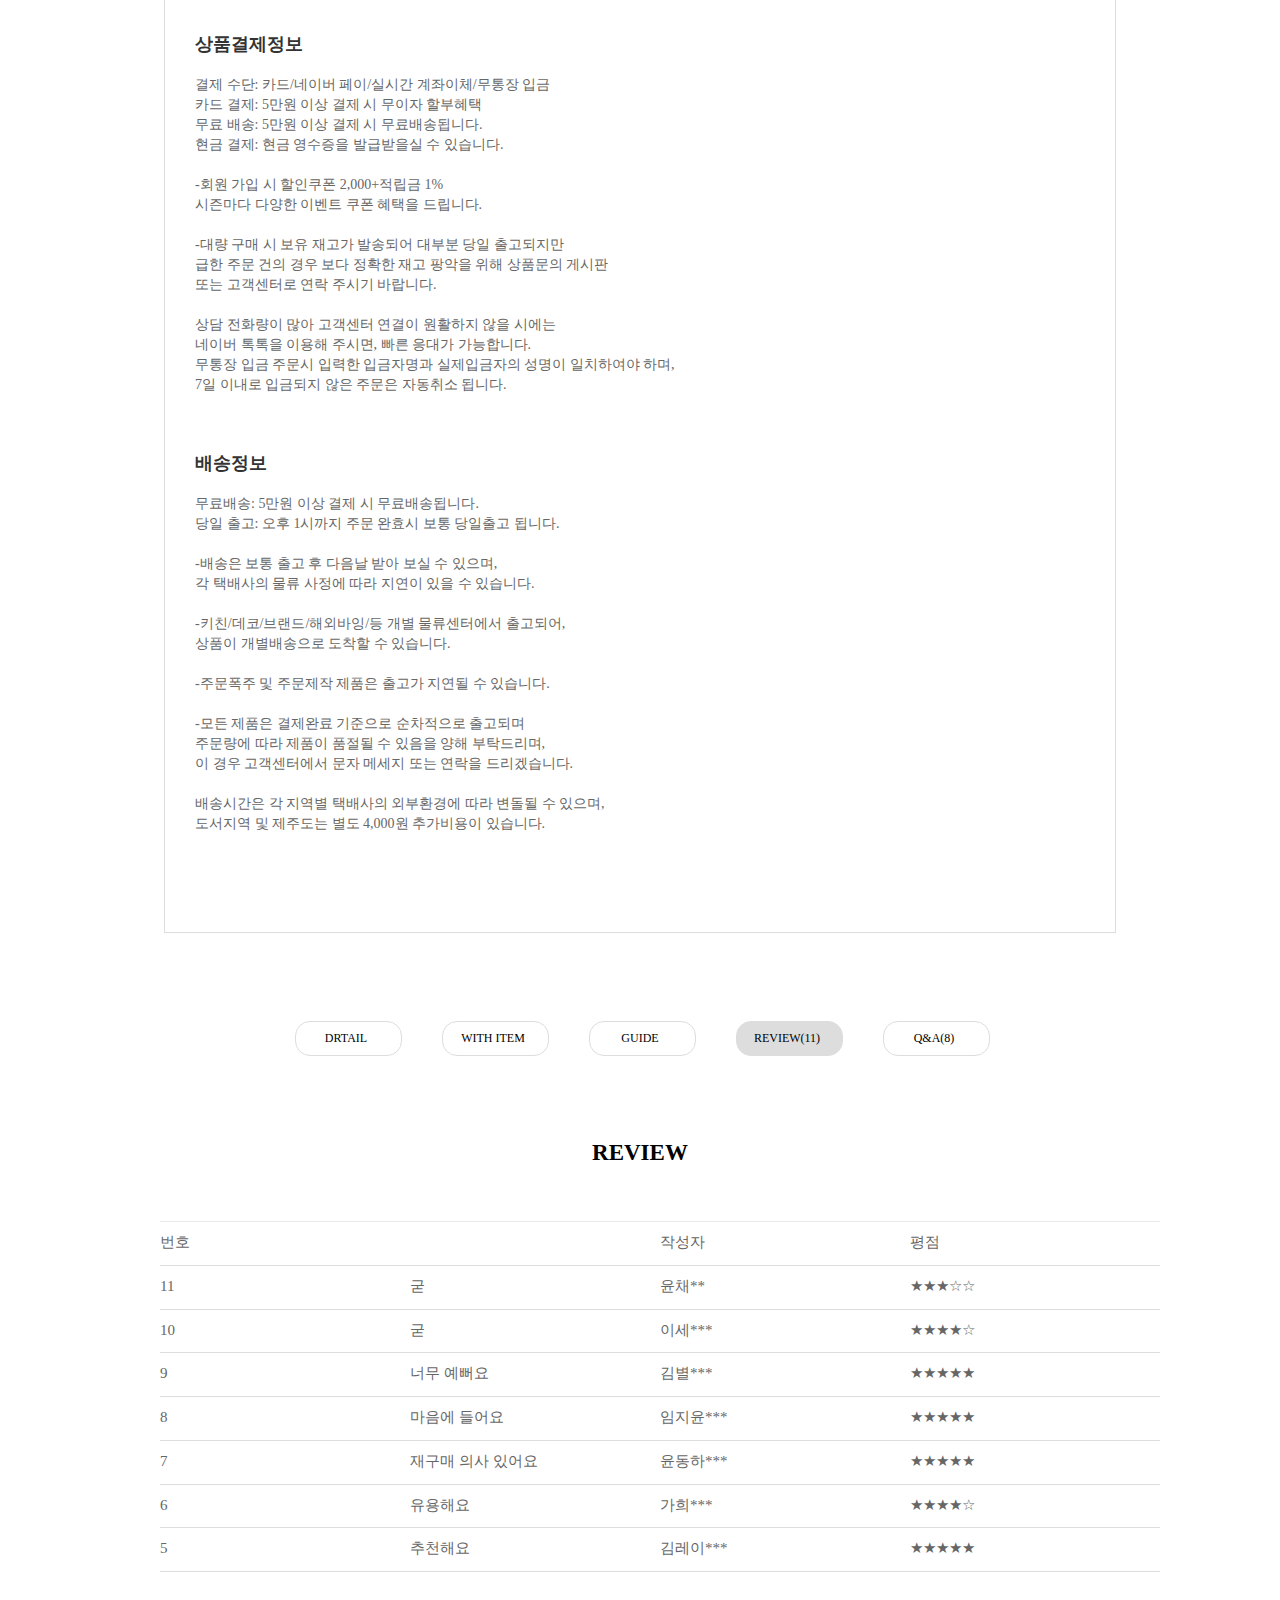
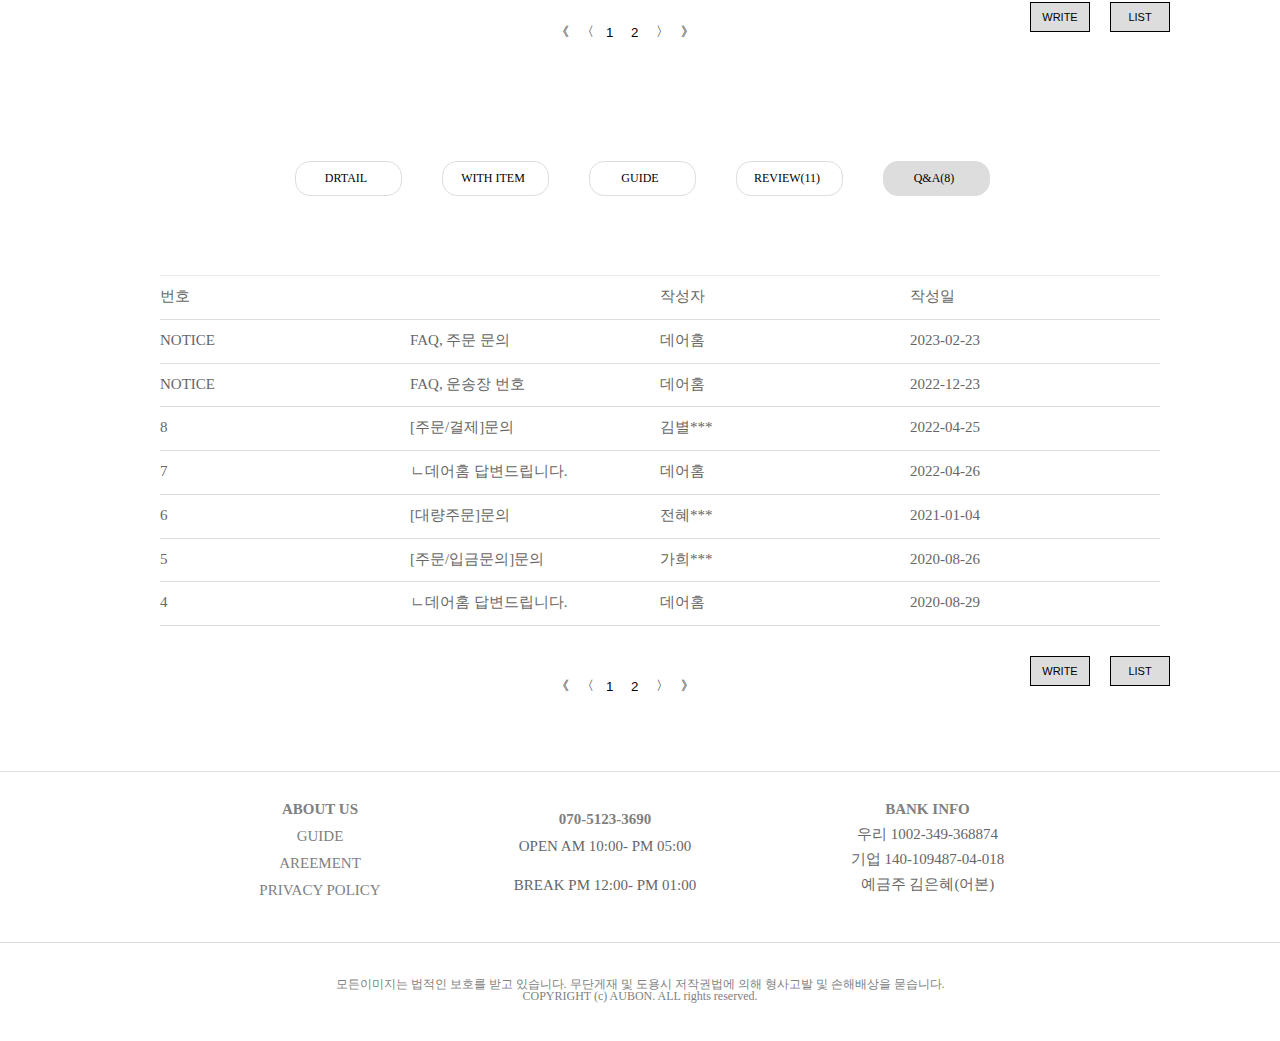
<file: sub.html>
<!DOCTYPE html>
<html>

<head>
  <title>Their home</title>
  <link rel="stylesheet" href="css/reset.css">
  <link rel="stylesheet" href="css/common.css">
  <link rel="stylesheet" href="css/sub.css">


  <script src="https://ajax.googleapis.com/ajax/libs/jquery/3.3.1/jquery.min.js"></script>




</head>





<body>

  <div id="event">
    <p><a href="#">네이버 카카오 아이디로 1초 가입하고, 무료배송 쿠폰</a></p>
  </div>


  <header>
    <div id="box">


      <div id="login">
        <ul>
          <li><a href="#">LOG IN</a></li>
          <li><a href="#">JOIN US!</a></li>
          <li><a href="#">MY PAGE</a></li>
          <li><a href="#"><img src="img/bag.jpg" alt="장바구니"></a></li>
          <li><a href="#"><img src="img/search.png" alt="검색"></a></li>
        </ul>
      </div>

      <button>카카오 채널 추가시 매월 랜덤쿠폰 발송 </button>



      <div id="logo">
        <a href="index.html" target="_self"><img src="img/logo.png" alt="로고"></a>
      </div>

    </div>


    <nav>
      <ul class="main_menu">
        <li><a href="index.html" target="_self">STORY</a></li>
        <li>SHOP</li>
        <li><a href="index.html" target="_self">MEMBERSHIP</a></li>
        <li><a href="index.html" target="_self">MEGAZINE</a></li>
        <li><a href="index.html" target="_self">ABOUT US</a></li>
      </ul>
    </nav>
  </header>

  <div id="submenu">
    <div>
      <ul>
        <li><a href="#">HOME</a></li>
        <li><a href="#">|</a></li>
        <li><a href="#">KITCHEN</a></li>
        <li><a href="#">></a></li>
        <li><a href="#">주방 데코</a></li>
      </ul>
    </div>
  </div>


  <div id="sub">
    <div class="products">
      <img src="img/products1.jpg"
        alt="상품이미지1" id="cimg" class="w1">

      <div class="image">
        <ul>
          <li><img
              src="img/products1.jpg"
              alt="상품이미지1" id="btn1"></li>

          <li><img
              src="img/products2.jpg"
              alt="상품이미지2" id="btn1"></li>

          <li><img
              src="img/products3.jpg"
              alt="상품이미지3" id="btn1"></li>

          <li><img
              src="img/products4.jpg"
              alt="상품이미지4" id="btn1"></li>
        </ul>
      </div>
    </div>

    <div class="text">
      <table class="table1">
        <tr>
          <td colspan="2" class="b1">
            <h3>양면 식탁매트 투톤 베이직PU 4type</h3>
            <span class="a">KITCHEN</span><span class="b">주방 데코</span>

            <div class="pbox">
              <p>9,800원</p>
              <div><img src="img/heart1.webp" alt="아이콘4">
              </div>
              <div><img
                  src="img/with1.webp"
                  alt="아이콘5"></div>
            </div>
          </td>
        </tr>



        <table>

          <tr>

            <td>상품코드</td>

            <td>P0000BEJ</td>

          </tr>

          <tr>

            <td>소비자가</td>

            <td>9,800원</td>

          </tr>

          <tr>

            <td>판매가</td>

            <td>8,900원</td>

          </tr>

          <tr>

            <td>타입/컬러</td>

            <td>

              <select name="select" id="select">

                <option>[필수] 옵션을 선택해 주세요</option>
                <option>-------------------------------------------</option>
                <option>사각형 (인디핑크/ 그레이)</option>
                <option>사각형 (화이트/ 베이지)</option>
                <option>조약돌형 (인디핑크/ 그레이)</option>
                <option>조약돌형 (화이트/ 베이지)</option>
                <option>육각형 (인디핑크/ 그레이)</option>
                <option>육각형 (화이트/ 베이지)</option>
                <option>타원형 (인디핑크/ 그레이)</option>
                <option>타원형 (화이트/ 베이지)</option>
              </select>
            </td>
          </tr>
        </table>
        </td>
        </tr>
        <p class="p1">총 금액 <span>8,900원</span></p>

        <button class="button4">구매하기</button>
        <button class="button4">장바구니</button>
        <button class="button4">위시 리스트</button>

      </table>

    </div>
  </div>
  </div>

  <section>
    <div id="ADD_ITEM">
      <h3>ADD ITEM</h3>
      <div class="box1">
        <a href="#"><img src="img/ADD_ITEM1.jpg" alt="ADD_ITEM1"></a>
        <p>레터링 도자기 모던 머그컵<br>
          헬로굿바이</p><br>
        <p>11,700원</p>
      </div>

      <div class="box1">
        <a href="#"><img src="img/ADD_ITEM2.jpg" alt="ADD_ITEM1"></a>
        <p>스텔톤 테오 커피 핸드드립세트<br>
          헬로굿바이</p>
        <p>110,900원</p>
      </div>

      <div class="box1">
        <a href="#"><img src="img/ADD_ITEM3.jpg" alt="ADD_ITEM1"></a>
        <p>도자기 국그릇,대접,로얄애덜리<br>
          라이닝 5color</p>
        <p>35,700원</p>
      </div>

      <div class="box1">
        <a href="#"><img src="img/ADD_ITEM4.jpg" alt="ADD_ITEM1"></a>
        <p>도자기 밥그릇,국그릇 세트</p>
        <p>28,700원</p>
      </div>

      <div class="box1">
        <a href="#"><img src="img/ADD_ITEM5.jpg" alt="ADD_ITEM1"></a>
        <p>매트 실버 커트러리 디너 포크 ver2</p>
        <p>85,700원</p>
      </div>
    </div>

    <div id="content">
      <ul>
        <li><a href="#">DETAIL</li></a>
        <li><a href="#">WITH ITEM</li></a>
        <li><a href="#">GUIDE</li></a>
        <li><a href="#">REVIEW(11)</li></a>
        <li><a href="#">Q&A(8)</li></a>
      </ul>

      <h4>따사로운 햇살이<br>
        비추는 식탁,<br>
        일상에 감성을 더하다
      </h4>

      <div class="image2">
        <img src="img/content1.jpg" alt="content1">
        <span>
          감각적인 디자인과 다양한 컬러로<br>산뜻한 테이블을 연출해보세요.
        </span>
      </div>

      <div class="image2">
        <img src="img/content2.jpg" alt="content2">

        <h5>심플한, 투톤 디자인<br>TABLE MAT</h5>
        <p>소중한 한끼의 식사<br>집밥을 먹더라도 그냥 먹을 순 없으니깐,</p>
      </div>

      <div class="image2">
        <img src="img/content3.jpg" alt="content3">

        <h5>01<br>Premium PU Leather</h5>
        <p>고급 PU를 사용하여 부드러운 터치감을 제공하며,<br>PVC와는 확연한 차이를 느낄 수 있습니다.,</p>
      </div>


      <div class="image2">
        <img src="img/content4.jpg" alt="content4">

        <h5>02<br>양면으로 활용 가능한 투톤 컬러</h5>
        <p>취향에 따라, 테이블 컬러에 따라<br>다양한 선택을해보세요.</p>
      </div>

      <div class="image2">
        <img src="img/content4.jpg" alt="content3">
        <img src="img/content5.jpg" alt="content3">

        <span>
          공간에 가치를 더하다.
        </span>
      </div>
    </div>



    <div id="WITH_ITEM">

      <ul>
        <li><a href="#">DRTAIL</li></a>
        <li><a href="#">WITH ITEM</li></a>
        <li><a href="#">GUIDE</li></a>
        <li><a href="#">REVIEW(11)</li></a>
        <li><a href="#">Q&A(8)</li></a>
      </ul>

      <div class="box2">
        <a href=""><img src="img/withitem1.jpg" alt="아이템1"></a>
        <p><a href="">얀센코 도자기 마이머그 페스티벌</a></p>
        <p>22,900원</p>
      </div>

      <div class="box2">
        <a href=""><img src="img/withitem2.jpg" alt="아이템1"></a>
        <p><a href="">차바트리 계량스푼 우드 4개 세트<br></a></p>
        <p>38,900원</p>
      </div>

      <div class="box2">
        <a href=""><img src="img/withitem3.jpg" alt="아이템1"></a>
        <p><a href="">매트 실버 커트러리 디너 포크 ver2<br></a></p>
        <p>22,900원</p>
      </div>

      <div class="box2">
        <a href=""><img src="img/withitem4.jpg" alt="아이템1"></a>
        <p><a href="">주방 철제 자석 벽선반 다용도 4color</a></p>
        <p>57,900원</p>
      </div>

      <div class="box2">
        <a href=""><img src="img/withitem5.jpg" alt="아이템1"></a>
        <p><a href="">얀센코 페퍼 통 후추 그라인더 그레이<br></a></p>
        <p>39,700원</p>
      </div>


      <div class="box2">
        <a href=""><img src="img/withitem6.jpg" alt="아이템1"></a>
        <p><a href="">차바트리 밀크 소스컵<br></a></p>
        <p>22,900원</p>
      </div>

      <div class="box2">
        <a href=""><img src="img/withitem7.jpg" alt="아이템1"></a>
        <p><a href="">얀센코 도자기 마이볼
          </a></p>
        <p>22,900원</p>
      </div>

      <div class="box2">
        <a href=""><img src="img/withitem8.jpg" alt="아이템1"></a>
        <p><a href="">얀센코 도자기 마이머그 페스티벌</a></p>
        <p>37,900원</p>
      </div>

      <div class="box2">
        <a href=""><img src="img/withitem9.jpg" alt="아이템1"></a>
        <p><a href="">라탄 조명 전등갓 뱀부 대나무 식탁등<br></a></p>
        <p>13,700원</p>
      </div>

      <div class="box2">
        <a href=""><img src="img/withitem10.jpg" alt="아이템1"></a>
        <p><a href="">차바트리 고양이 수저받침</a></p>
        <p>17,300원</p>
      </div>
    </div>

    <div id="GUIDE">
      <ul>
        <li><a href="#">DRTAIL</li></a>
        <li><a href="#">WITH ITEM</li></a>
        <li><a href="#">GUIDE</li></a>
        <li><a href="#">REVIEW(11)</li></a>
        <li><a href="#">Q&A(8)</li></a>
      </ul>

      <div class="textbox">
        <h3>상품결제정보</h3>
        <p>결제 수단: 카드/네이버 페이/실시간 계좌이체/무통장 입금<br>
          카드 결제: 5만원 이상 결제 시 무이자 할부혜택<br>
          무료 배송: 5만원 이상 결제 시 무료배송됩니다.<br>
          현금 결제: 현금 영수증을 발급받을실 수 있습니다.<br>
          <br>
          -회원 가입 시 할인쿠폰 2,000+적립금 1%<br>
          시즌마다 다양한 이벤트 쿠폰 혜택을 드립니다.<br>
          <br>
          -대량 구매 시 보유 재고가 발송되어 대부분 당일 출고되지만<br>
          급한 주문 건의 경우 보다 정확한 재고 팡악을 위해 상품문의 게시판<br>
          또는 고객센터로 연락 주시기 바랍니다.<br>
          <br>
          상담 전화량이 많아 고객센터 연결이 원활하지 않을 시에는<br>
          네이버 톡톡을 이용해 주시면, 빠른 응대가 가능합니다.<br>

          무통장 입금 주문시 입력한 입금자명과 실제입금자의 성명이 일치하여야 하며,<br>
          7일 이내로 입금되지 않은 주문은 자동취소 됩니다.
        </p><br>

        <h3>배송정보</h3>
        <p>무료배송: 5만원 이상 결제 시 무료배송됩니다.<br>
          당일 출고: 오후 1시까지 주문 완효시 보통 당일출고 됩니다.<br>
          <br>
          -배송은 보통 출고 후 다음날 받아 보실 수 있으며,<br>
          각 택배사의 물류 사정에 따라 지연이 있을 수 있습니다.<br>
          <br>
          -키친/데코/브랜드/해외바잉/등 개별 물류센터에서 출고되어,<br>
          상품이 개별배송으로 도착할 수 있습니다.<br>
          <br>
          -주문폭주 및 주문제작 제품은 출고가 지연될 수 있습니다.<br>
          <br>
          -모든 제품은 결제완료 기준으로 순차적으로 출고되며<br>
          주문량에 따라 제품이 품절될 수 있음을 양해 부탁드리며,<br>
          이 경우 고객센터에서 문자 메세지 또는 연락을 드리겠습니다.<br>
          <br>
          배송시간은 각 지역별 택배사의 외부환경에 따라 변돌될 수 있으며,<br>
          도서지역 및 제주도는 별도 4,000원 추가비용이 있습니다.
        </p><br>
      </div>
    </div>

    <div id="REVIEW">

      <ul>
        <li><a href="#">DRTAIL</li></a>
        <li><a href="#">WITH ITEM</li></a>
        <li><a href="#">GUIDE</li></a>
        <li><a href="#">REVIEW(11)</li></a>
        <li><a href="#">Q&A(8)</li></a>
      </ul>

      <h4>REVIEW</h4>
      <table class="table3">

        <tbody>
          <tr>
            <td>번호</td>
            <td></td>
            <td>작성자</td>
            <td>평점</td>
          </tr>
          <hr>
          <tr>
            <td>11</td>
            <td>굳</td>
            <td>윤채**</td>
            <td>★★★☆☆</td>
          </tr>

          <tr>
            <td>10</td>
            <td>굳</td>
            <td>이세***</td>
            <td>★★★★☆</td>
          </tr>

          <tr>
            <td>9</td>
            <td>너무 예뻐요</td>
            <td>김별***</td>
            <td>★★★★★</td>
          </tr>

          <tr>
            <td>8</td>
            <td>마음에 들어요</td>
            <td>임지윤***</td>
            <td>★★★★★</td>
          </tr>

          <tr>
            <td>7</td>
            <td>재구매 의사 있어요</td>
            <td>윤동하***</td>
            <td>★★★★★</td>
          </tr>

          <tr>
            <td>6</td>
            <td>유용해요</td>
            <td>가희***</td>
            <td>★★★★☆</td>
          </tr>

          <tr>
            <td>5</td>
            <td>추천해요</td>
            <td>김레이***</td>
            <td>★★★★★</td>
          </tr>
        </tbody>
      </table>

      <button>LIST</button>
      <button>WRITE</button>

      <div id="ALPA">
        <button class="button_3">《</button>
        <button class="button_3">〈</button>
        <button class="button_3">1</button>
        <button class="button_3">2</button>
        <button class="button_3">〉</button>
        <button class="button_3">》</button>
      </div>
    </div>

    <div id="Q_A">
      <ul>
        <li><a href="#">DRTAIL</li></a>
        <li><a href="#">WITH ITEM</li></a>
        <li><a href="#">GUIDE</li></a>
        <li><a href="#">REVIEW(11)</li></a>
        <li><a href="#">Q&A(8)</li></a>
      </ul>
      <br>
      <br>
      <table class="table4">
        <tbody>
          <tr>
            <td>번호</td>
            <td></td>
            <td>작성자</td>
            <td>작성일</td>
          </tr>
          <hr>
          <tr>
            <td>NOTICE</td>
            <td>FAQ, 주문 문의</td>
            <td>데어홈</td>
            <td>2023-02-23</td>
          </tr>

          <tr>
            <td>NOTICE</td>
            <td>FAQ, 운송장 번호</td>
            <td>데어홈</td>
            <td>2022-12-23</td>
          </tr>

          <tr>
            <td>8</td>
            <td>[주문/결제]문의</td>
            <td>김별***</td>
            <td>2022-04-25</td>
          </tr>

          <tr>
            <td>7</td>
            <td>ㄴ데어홈 답변드립니다.</td>
            <td>데어홈</td>
            <td>2022-04-26</td>
          </tr>

          <tr>
            <td>6</td>
            <td>[대량주문]문의</td>
            <td>전혜***</td>
            <td>2021-01-04</td>
          </tr>

          <tr>
            <td>5</td>
            <td>[주문/입금문의]문의</td>
            <td>가희***</td>
            <td>2020-08-26</td>
          </tr>

          <tr>
            <td>4</td>
            <td>ㄴ데어홈 답변드립니다.</td>
            <td>데어홈</td>
            <td>2020-08-29</td>
          </tr>
        </tbody>
      </table>

      <button>LIST</button>
      <button>WRITE</button>

      <div id="ALPA">
        <button class="button_3">《</button>
        <button class="button_3">〈</button>
        <button class="button_3">1</button>
        <button class="button_3">2</button>
        <button class="button_3">〉</button>
        <button class="button_3">》</button>
      </div>
    </div>





    </div>


  </section>




  <footer>

    <div id="contact">

      <div id="wrap">
        <div class="box1">
          <ul>
            <h4><a href="#">ABOUT US</a></h4>
            <li><a href="#">GUIDE</a></li>
            <li><a href="#">AREEMENT</a></li>
            <li><a href="#">PRIVACY POLICY</a></li>
          </ul>
        </div>

        <div class="box2">
          <ul>
            <h4><a href="#">070-5123-3690</a></h4>
            <li><a href="#">OPEN AM 10:00- PM 05:00</a></li>
            <li><a href="#">BREAK PM 12:00- PM 01:00</a></li>
          </ul>
        </div>


        <div class="box3">
          <ul>
            <h4><a href="#">BANK INFO</a></h4>
            <li><a href="#">우리 1002-349-368874</a></li>
            <li><a href="#">기업 140-109487-04-018</a></li>
            <li><a href="#">예금주 김은혜(어본)</a></li>
          </ul>
        </div>


      </div>
    </div>



    <div id="box">

      <p>
        모든이미지는 법적인 보호를 받고 있습니다. 무단게재 및 도용시 저작권법에 의해 형사고발 및 손해배상을 묻습니다.<br>
        COPYRIGHT (c) AUBON. ALL rights reserved.</p>


    </div>


  </footer>




  <script>



    $(document).ready(function () {



      $(".image li:first-child").mouseover(function () {

        $("#cimg").attr("src", "https://lerevebytheirhome.com/web/product/extra/small/20200425/5ed7af59c5d62cc5d39f91ef081d0f84.jpg");

      });



      $(".image li:nth-child(2)").mouseover(function () {

        $("#cimg").attr("src", "https://lerevebytheirhome.com/web/product/extra/small/20200425/86570dc66aa495341ee3a24c54a63e91.jpg");

      });



      $(".image li:nth-child(3)").mouseover(function () {

        $("#cimg").attr("src", "https://lerevebytheirhome.com/web/product/extra/small/20200425/c00ebd685360ffc70904f9b35de042a2.jpg");

      });



      $(".image li:nth-child(4)").mouseover(function () {

        $("#cimg").attr("src", "https://lerevebytheirhome.com/web/product/extra/small/20200425/25e366c40abb6261bf01df0a8e884b14.jpg");

      });



    });



  </script>


</body>

</html>
</file>
<file: css/common.css>
@charset "utf-8";

ul,
ol,
li {
  list-style: none;
  padding: 0;
  margin: 0;
}

/*헤더*/
header {
  width: 100%;
  height: 230px;
  margin: 0 auto;

}

header>#box {
  width: 1260PX;
  height: 180px;
  margin: 0 auto;
  position: relative;

}

#event {
  width: 100%;
  height: 10px;
  color: black;
  margin: 0 auto;
}

#event>p {
  font-size: 14px;
  background-color: #cec8c8;
  text-align: center;
  padding: 15px;
  font-weight: bold;
}

#event>p>a {
  text-decoration: none;
  color: white;
}

#logo {
  width: 200px;
  height: 50px;
  float: left;
  margin: 80px 0 0 218px;
  position: absolute;
  top: 100%;
  left: 44%;
  margin-top: -75px;
  margin-left: -40px;

}

#logo>a>img {
  width: 100%;
  height: 100%;

}

#login {
  width: 500px;
  height: 30px;
  float: right;
  margin: 50px 0px 0 25px;

}

#login>ul>li {
  font-size: 13px;
  float: left;
  margin: 20px -17px 0 65px;
}

#login>ul>li>a {
  text-decoration: none;
  color: gray;
}

#login>ul>li>a>img {
  width: 25px;
  height: 23px;
  margin: 0px 0px 120px 20px;
}

nav {
  width: 100%;
  height: 50px;
  border-bottom: 1px solid #ddd;
  border-top: 1px solid #ddd;
}

.main_menu {
  display: flex;
  justify-content: space-around;
  width: 1200px;
  height: 100%;
  margin: 0 auto;
}

.main_menu>li {
  float: left;
  width: 20%;
  text-align: center;
  color: #666;
  font-weight: bold;
  transition: all 0.5s ease;
  line-height: 50px;
  background: #fff;
  position:relative;
}

.main_menu>li>a {
  font-weight: bold;
  color: black;
}

.main_menu>li:hover>a {
  color: #000;
  color: darkgoldenrod;
}

.main_menu>li:hover {
  background-color: #fff;
}

.sub_menu {
  background-color: #fff;
  display: none;
  position:absolute;
  top:50px;
  left:60px;
  z-index: 3;
}

.sub_menu>li {
  transition: all 0.5s ease;
  width: 130px;
}

.sub_menu> li a{
  font-weight: bold;
  color: #000;
}

.sub_menu>li:hover a {
  display: block;
  background-color: #eee;
  font-weight: bold;
  color: #000;

}

#box>button {
  float: left;
  color: white;
  background-color: #97C1A9;
  border-radius: 40px;
  border: 0;
  padding: 15px 15px 15px 20px;
  margin: 70px 0px 0px -50px;

}

/*footer */
footer {
  width: 100%;
  height: 270px;

}

footer>#contact {
  border-top: 1px solid #ddd;
  width: 100%;
  height: 170px;

  margin: 0 auto;
}


footer>#contact>#wrap {
  width: 900px;
  height: 150px;

  margin: 0 auto;
  padding: 0 50px;
}

footer>#contact>#wrap>.box7 {

  width: 260px;
  height: 140px;
  float: left;
  margin: 30px 0 0 0;
}


.box7>ul {
  width: 260px;
  height: 135px;
}

.box7>ul>h4 {

  font-size: 15px;
  text-align: center;
}

.box7>ul>h4>a {
  text-decoration: none;
  color: gray;
}


.box7>ul>li {
  width: 260px;
  height: 20px;
  list-style: none;
  text-align: center;
  margin: 12px 0;
}

.box7>ul>li>a {
  text-decoration: none;
  color: gray;
}


.box7>ul>li>a:hover {
  opacity: 0.7;
}



.box8 {
  width: 260px;
  height: 120px;
  float: left;
  padding: 0 10px;
  margin: 40px 0 0 0;
}


footer {
  width: 100%;
  height: 270px;

}

footer>#contact {
  border-top: 1px solid #ddd;
  width: 100%;
  height: 170px;

  margin: 0 auto;
}


footer>#contact>#wrap {
  width: 900px;
  height: 150px;

  margin: 0 auto;
  padding: 0 50px;
}

footer>#contact>#wrap>.box1 {

  width: 260px;
  height: 140px;
  float: left;
  margin: 30px 0 0 0;
}


footer>#contact>#wrap>.box1>ul {
  width: 260px;
  height: 135px;

  font-size: 15px;
}

FOOTER>#contact>#wrap>.box1>ul>h4 {
  text-decoration: none;
  text-align: center;
}

FOOTER>#contact>#wrap>.box1>ul>h4>a {
  text-decoration: none;
  color: gray;
}


footer>#contact>#wrap>.box1>ul>li {
  list-style: none;
  text-align: center;
  margin: 12px 0;
}

footer>#contact>#wrap>.box1>ul>li>a {
  display: block;
  text-decoration: none;
  color: gray;
}


footer>#contact>#wrap>.box1>ul>li>a:hover {
  opacity: 0.7;
}



footer>#contact>#wrap>.box2 {
  width: 260px;
  height: 120px;
  float: left;
  padding: 0 25px;
  margin: 40px 0 0 0;
}


footer>#contact>#wrap>.box2>ul {
  width: 260px;
  height: 150px;

  font-size: 15px;
}



FOOTER>#contact>#wrap>.box2>ul>h4 {
  text-decoration: none;
  text-align: center;
}

FOOTER>#contact>#wrap>.box2>ul>h4>a {
  text-decoration: none;
  color: gray;
}

footer>#contact>#wrap>.box2>ul>li {
  list-style: none;
  text-align: center;
  margin: 0 20px;
  padding: 12px 0;
}

footer>#contact>#wrap>.box2>ul>li>a {
  display: block;
  text-decoration: none;
  color: #666;
}


footer>#contact>#wrap>.box2>ul>li>a:hover {
  opacity: 0.7;
}




footer>#contact>#wrap>.box3 {
  width: 260px;
  height: 150px;
  float: left;
  padding: 0 30px;
  margin: 15px 0 0 0;
}


footer>#contact>#wrap>.box3>ul {
  width: 255px;
  height: 150px;

  text-align: left;
  font-size: 15px;
  padding: 15px 10px;
}



FOOTER>#contact>#wrap>.box3>ul>h4 {
  text-decoration: none;
  text-align: center;
}

FOOTER>#contact>#wrap>.box3>ul>h4>a {
  text-decoration: none;
  color: gray;
  padding: 0 70px;
  text-align: center;
}


footer>#contact>#wrap>.box3>ul>li {
  list-style: none;
  text-align: center;
  margin: 10px 0;
}

footer>#contact>#wrap>.box3>ul>li>a {
  display: block;
  text-decoration: none;
  color: #666;
}


footer>#contact>#wrap>.box3>ul>li>a:hover {
  opacity: 0.7;
}





footer>#box {
  width: 100%;
  height: 30px;
  margin: 0 auto;

  border-top: 1px solid #ddd;
}

footer>#box>p {
  text-align: center;
  color: gray;
  font-size: 12px;
  margin: 35px 0 400px 0;

}
</file>
<file: css/main.css>
@charset "utf-8";

    /*슬라이더*/
    #slidewrap {
      width: 1400px;
      height: 600px;
      margin:2px auto; 
      overflow: hidden;
      position:relative;
    }

    .slide {
      width: 4200px;
    }

    .slide li {width:1400px; height:600px; float:left; }
    .slide li img {width:100%; height:100%; }

    #slidewrap > span {position: absolute; top:50%; display: block; font-size: 38px; color:#fff; line-height: 40px; 

    background: rgba(0,0,0,0.6); cursor: pointer; height: 50px; transform: translateY(-50%);
}

  #slidewrap > span:hover {background: rgba(255,255,255,0.8); color:#000;}


  .prev {left:0; border-radius: 0 10px 10px 0px; padding:10px;}

  .next {right:0; border-radius: 10px 0px 0px 10px; padding:10px;}



    /*메인 컨텐츠*/

    section {
      width: 1100px;
      height: auto;

      margin: 0 auto;
    }

    #BEST_PRODUCTS {
      width: 1100px;
      height: 900px;
      margin: 0 auto;
      display: inline-block;
    }

    #BEST_PRODUCTS>h3 {
      text-align: center;
      color: black;
      font-size: 23px;
      width: 1100px;
      margin: 40px 0 10px 0;
    }

    #BEST_PRODUCTS>p {
      text-align: center;
      color: gray;
      font-size: 15px;
      width: 1100px;
      margin: 0px 0 30px 0;
    }

    #BEST_PRODUCTS>.imgbox {
      width: 355px;
      height: 355px;
      margin: 0 3.5px 50px 3.5px;
      overflow: hidden;
      display: inline-block;
      cursor: pointer;
      position: relative;
    }


    .imgbox > img{
      width: 100%;
      height: 100%;

    }

    .textbox1 {
      position:absolute; top:0; left: 0; width: 100%; height: 100%;
      transition:all 0.5s ease;
    }

    .textbox1 >span {
      color:rgba(0,0,0,0); font-size:15px;  display:inline-block;  
      width: 75%; line-height:30px; margin:130px 0 0 50px;
    }
    .textbox1 > span > h3 {margin: 0 0 0 0px; }
    .textbox1 > #curry {margin: 130px 0 0 75px;}
    .textbox1 > #curry > .a {margin: 0 0 0 55px;}
    .textbox1 > span > .a {margin: 0 0 0 75px;}


    .textbox1:hover {
      background-color:rgba(0,0,0,0.6);
    }

    .textbox1:hover span {
      color:rgba(220,220,220,1)
    }




    #NEW_ARRIVALS {
      width: 1100px;
      height: 500px;

    }

    #NEW_ARRIVALS>h3 {
      text-align: center;
      color: black;
      font-size: 23px;
      width: 1100px;
      margin: 10px 0 10px 0;
      padding: 0px 0 0 0;
    }

    #NEW_ARRIVALS>p {
      text-align: center;
      color: gray;
      font-size: 16px;
      width: 1100px;
      margin: 0px 0 30px 0;
    }


    #NEW_ARRIVALS>.box2 {
      width: 260px;
      height: 263px;
      float: left;
      margin: 0 10px 0px 5px;
    }

    #NEW_ARRIVALS>.box2 > .imgbox2 {
      width: 260px;
      height: 263px;
      overflow: hidden;
    }

    .imgbox2 > a > img {
      width: 100%;
      height: 100%;
      transform: scale(1);
      transition: all 0.3s ease-in-out;
    }

    .imgbox2 >a img:hover {
    transform: scale(1.2);
    }




    #NEW_ARRIVALS>.box2>h4>a {
      text-decoration: none;
      color: black;
      font-size: 17px;
      text-align: center;
      margin: 0 auto;
      display: block;
      margin: 15px 0 0 0;

      
    }


    #NEW_ARRIVALS>.box2>p {
      color: gray;
      font-size: 12px;
      text-align: center;
      margin: 5px 0 15px 0px;
      line-height: 18px;

    }

    #NEW_ARRIVALS>.box2>.a {
      display: block;
      color: gray;
      font-size: 12px;
      text-align: center;
      margin: 0 auto;
      text-decoration: line-through;


    }

    #NEW_ARRIVALS>.box2>.b {
      display: block;
      color: black;
      font-size: 12px;
      text-align: center;
      margin: 0 auto;
      margin: -15PX 0 0 0PX;
    }

    #BANNER {
      width: 1100px;
      height: 350px;
      margin: 30px 0 0 0;
    }

    #BANNER>.img1 {
      float: left;
      width: 355px;
      height: 250px;

      margin: 40px 0px 40px 10px;
    }

    #BANNER>.img1>a>img {
      width: 100%;
      height: 100%;
    }


    #BANNER>.img2 {
      float: left;
      width: 355px;
      height: 250px;

      margin: 40px 0px 40px 10px;

    }

    #BANNER>.img2>a>img {
      width: 100%;
      height: 100%;
    }


    #BANNER>.img3 {
      float: left;
      width: 355px;
      height: 250px;
      margin: 40px 0px 40px 10px;
    }

    #BANNER>.img3>a>img {
      width: 100%;
      height: 100%;
    }



    #MD_CHOICE {
      width: 1100px;
      height: 110px;
      text-align: center;
      color: black;
      font-size: 23px;
      line-height: 30px;

    }

    #MD_CHOICE>p {
      text-align: center;
      color: gray;
      font-size: 15px;
      width: 1100px;
      margin: 10px 15px 0 0;
    }


    #ALL_PRODUCTS {
      width: 1100px;
      height: 1500px;
      display: flex;
      flex-wrap: wrap;
      justify-content: space-evenly;
      align-items: center;

    }

    #ALL_PRODUCTS>.box3 {
      width: 260px;
      height: 380px;
      float: left;
    }

    .imgbox3 {
      width: 260px;
      height: 260px;
      overflow: hidden;
    }

    .imgbox3 > a img {
      width: 100%;
      height: 100%;
      transform: scale(1.0);
      transition: all 0.3s ease-in-out;
    }

    .imgbox3 > a img:hover {
      transform: scale(1.2);
    }

    #ALL_PRODUCTS>.box3>h4>a {
      text-decoration: none;
      color: black;
      font-size: 15px;
      text-align: center;
      display: block;
      margin-top: 15px;
    }

    #ALL_PRODUCTS>.box3>p {
      text-decoration: none;
      color: gray;
      font-size: 12px;
      text-align: center;
      text-decoration: line-through;
      margin-top: 10px;
    }

    #ALL_PRODUCTS>.box3>span>a {
      text-decoration: none;
      color: black;
      font-size: 12px;
      text-align: center;
      margin: 0 auto;
      display: block;

    }


    #HOME_STYLING {
      width: 1100px;
      height: 750px;
      display: flex;
      flex-wrap: wrap;
      margin-left :30px; 
    }

    #HOME_STYLING .box4 {width:263px; height:263px;}

    #HOME_STYLING>h3 {

      text-align: center;
      color: black;
      font-size: 23px;
      margin: 60px 0 0px 450px;

    }

    #HOME_STYLING>p {

      text-align: center;
      color: gray;
      font-size: 15px;
      width: 1100px;
      margin: 0 auto;


    }


    #HOME_STYLING>.box4>.imgbox1 {
      width:255px; height:255px;
      
    }

    #HOME_STYLING>.box4>.imgbox1>a>img {
      width: 100%;
      height: 100%;
      border-radius: 8px;
    }

    #HOME_STYLING>.box4>.imgbox1>a>img:hover {
      border-radius: 50%; cursor: pointer;

    }
</file>
<file: css/form.css>
@charset "utf-8"; 


/*form 태그*/

#content {width: 100%; height: 700px;}

.content_wrap 
    {width: 1000px; height: 650px; margin: 50px auto;
    border: 1px solid #eee;
    border-top: 3px solid #97C1A9;
    }


.memeber {width: 600px; height: 500px; margin: 100px auto; position:absolute;
}


.memeberlogin {
    width: 450px; height: 500px; 
    float: left; 
    margin: 100px 0 0 40px;
    text-align: center;
    border-right: 1px solid #eee;}

.memeberlogin > h3 {font-size: 20px;
    font-weight: 700;
    line-height: 1.1;
    color: black;
    margin: 20px 0 20px 0;
}

.memeberlogin > p {font-size: 12px;
    line-height: 16px;
    color: #999;
    margin: 0 0 20px 0;
}

input[type="text"] 
{
    width: 300px;
    height: 50px;
    padding: 0 19px;
    color: #333;
    line-height: 48px;
    border: 1px solid rgb(165, 154, 154);
    margin: 0 0 5px 0;
}

button {width: 340px; height: 50px; background-color: #97C1A9; 
    margin: 30px 0 0 0; border: 0;
    cursor: pointer;    
    color: #ffff;}



#id-password 
{   width: 400px;
    height: 50px;
    margin: 10px 0 0 0;
    padding: 10px 0 0 0;
}


#id-password > span > a {
    text-decoration: none;
    color:#000;
    font-size: 16px;
    float: right;

}

.nextlogin > span {
    font-size: 18px;
    font-weight: bold;
    line-height: 1.1;
    color: black;
    margin: 20px 0 20px 0;
}

.nextlogin > ul  {
    width: 800px;
    height: 40px;
    margin: 20px 0 0 50px;
    border: 0;
}
.nextlogin > ul > li {
    float: left;
}

.nextlogin a img {
    display: inline-block;
    width: 40px;
    height: 40px;   
    margin: 0 3px 0 35px;
}


.memeberlogin2 {width: 450px; height: 500px; 
    float: right; margin: 100px 40px 0 0;
    text-align: center;}

.memeberlogin2 > h3 {font-size: 20px;
    font-weight: 700;
    line-height: 1.1;
    color: black;
    margin: 20px 0 20px 0;
}

.memeberlogin2 > form 
{font-size: 12px;
    line-height: 16px;
    color: #999;
    margin: 20px 0 0px 0;
}


.memeberlogin2 > form > input[type="radio"] 

{
    margin: 0px 0 30px 20px;

}

.memeberlogin2 > form > input[type="text"] 
{
    width: 300px;
    height: 50px;
    padding: 0 19px;
    color: #333;
    line-height: 48px;
    border: 1px solid rgb(165, 154, 154);
    margin: 0px 0 5px 0;
}


.memeberlogin2 > .new {
    width: 300px;
    height: 50px;
    background-color: black;
    
}

.new > p {
    color: #cec8c8;
    font-size: 13px;
    margin: 50px 0 -20px 0;
    font-weight: 700;
}

.new > button {
    width: 340px;
    height: 70px;
    background-color: #ffff;
    color: #cec8c8;
    border: 1px solid #cec8c8;
    font-size: 18px;
    font-weight: bold;
    cursor: pointer;
    
}
</file>
<file: css/joinus.css>
@charset "utf-8";


/*form 태그*/

#content {
    width: 100%;
    height: 1000px;
}

.content_wrap {
    width: 800px;
    height: 900px;
    margin: 70px auto;
    border: 1px solid #eee;
    border-top: 1px solid #97C1A9;
}


fieldset {
    width: 600px;
    height: 300px;
    margin: 70px auto 0;
    background-color: red;

}

fieldset>input[type="text"] {
    
    width: 600px;
    height: 30px;
    background-color: white;
    color: gray;
    font-size: 14px;
    font-weight: bold;
    border:1px solid #333;
    padding: 10px 0 10px 20px;
    margin: 5px auto;
}

.phonenumber {
    width: 600px;
    height: 30px;
    background-color: blue;
    color: gray;
    font-size: 14px;
    font-weight: bold;
    border:1px solid #333;
    padding: 10px 0 10px 20px;
    margin: 5px auto;


}

.ph1 {width: 50px; height: 30px; background-color: #97C1A9; margin: 0 30px; display: inline-block;}

.ph2 {width: 10px; height: 30px; background-color: white;
padding: 0 30px; display: inline-block; }

.phonenumber > #submit {width: 50px; height: 30px; 
    background-color: red; display: inline-block;}
</file>
<file: css/sub.css>
@charset "utf-8";


/*sub 끝*/



#submenu {
  width: 100%;
  height: 50px;
}


#submenu>div {
  width: 1100px;
  height: 40px;
  margin: 0 auto;
}

#submenu>div>ul {
  font-size: 12px;
}

#submenu>div>ul>li {
  color: #666;
  float: left;
  margin: 20px 20px 0 0;
  font-weight: bold;
}

#submenu>div>ul>li>a {
  text-decoration: none;
  color: #666;
}


#sub {
  width: 1100px;
  height: 780px;
  margin: 0px auto 0;

}

.products {
  width: 550px;
  height: 700px;
  float: left;
}

.w1 {
  width: 550px;
  height: 550px;
  margin: 10px 0 0 0;
}

.products>.image {
  width: 560px;
  height: 130px;
}

.products>.image>ul>li>img {
  width: 130px;
  height: 130px;
  float: left;
  margin: 10px 10px 0 0px;
}

.text {
  width: 520px;
  height: 700px;
  float: right;
  margin: 0 0 0 20px;

}


.b1 {

  width: 520px;
  height: 150px;
  padding: 30px 0 0;
  border-top: none;
}

.b1>h3 {
  float: left;
  margin: 0;
  width: 520px;
  font-size: 24px;
  font-weight: bold;

}

.b1>span.a {
  float: left;
  margin: 15px 20px 0 0;
  padding: 5px;
  border: 1px solid gray;
  color: gray;
  font-size: 12px;
}

.b1>span.b {
  float: left;
  margin: 15px 0 0 0;
  padding: 5px;
  font-size: 12px;
  display: block;
}

.pbox {
  width: 100%;
  width: 520px;
  height: 25px;
  margin: 100px 0 0 0;
}

.pbox>p {
  width: 300px;
  height: 24px;
  float: left;
  font-size: 28px;
  margin: 0 0 0 40px;
}

.pbox>div>img {
  width: 25px;
  height: 25px;
  float: right;
  margin: 0 20px 30px 0;

}


table {
  width: 500px;
}


td {
  padding: 6px 15px;
  border-top: 1px solid #e9e9e9;
  margin: 15px 0 0 50px;
  padding: 20px 0 20px 50px;
  font-size: 20px;
}

td:first-child {
  width: 200px;
}
td:nth-child(even) {

  text-align: right;

}


select {
width: 250px;
height: 50px;
border:none;
border-radius: 1px;
background-color: #eee;
font-size: 16px;
margin-top: 30px;
}

select > option{
  background-color: #eee;
}

.p1 {
  width: 450px;
  height: 50px;
  font-size: 20px;
  margin: 0px 50px 0 0; 
  text-align: right;
  padding: 20px 30px 0 0;
}

span {
  font-size: 24px;
  font-weight: bold;
}

.button4:first-of-type{
  width: 480px;
  height: 60px;
  background-color: tomato;
  color:white;
  border-radius: 3px;
  border: 0;
  font-size: 16px;
  margin: 20px 0 0 0;
}

.button4:nth-of-type(2) {

width: 232px;
height: 60px;
background-color: #ddd;
color:black;
float: left;
border: 0;
margin: 10px 10px 0 0;
}

.button4:nth-of-type(3) {

  width: 232px;
  height: 60px;
  background-color: #ddd;
  color:black;
  float: right;
  border: 0;
  margin: 10px 40px 0 0;

}

.button4:first-of-type:hover {
  background-color: white;
  color:tomato;
}



/*section*/

section {
  width: 1100px;
  height: 9300px;
  margin: 0 auto;
  border-top: 1px solid #eee;

}

#ADD_ITEM {
  width: 1100px;
  height: 400px;

}

#ADD_ITEM>h3 {
  text-align: center;
  line-height: 30px;
  margin: 0 auto;
  background-color: #ddd;
  width: 200px;
  height: 34px;
  border-bottom-left-radius: 15px;
  border-bottom-right-radius: 15px;
  font-size: 14px;
}

.box1 {
  width: 200px;
  height: 270px;
  margin: 50px 5px 0 12px;
  float: left;
}

.box1>a>img {
  width: 200px;
  height: 200px;

}

.box1>p {
  width: 200px;
  height: 40px;
  font-size: 12px;
  margin: 10px 0 -10px 0;
  line-height: 18px;
  text-align: center;
}



#content {
  width: 1100px;
  height: 5300px;

}

#content>ul {
  width: 750px;
  height: 50px;
  font-size: 14px;
  margin: 30px auto 0;
}

#content>ul>li {
  float: left;
  width: 100px;
  height: 13px;
  background-color: white;
  border-radius: 15px;
  color: black;
  text-align: center;
  margin: 10px 10px 0 30px;
  padding: 10px 5px 10px 0px;
  font-size: 12px;
  border: 1px solid #ddd;
}

#content>ul>li:first-child {
  background-color: #ddd;
}

#content>ul>li>a {
  color: #666;
}

#content>h4 {
  width: 230px;
  height: 95px;
  color: black;
  font-size: 23px;
  float: right;
  margin: 50px 50px 0 0;
  line-height: 30px;
  text-align: right;
}

.image2 {
  width: 1000px;
  height: 700px;
  margin: 50px 0 0 50px;
}


.image2>img {
  width: 100%;
  height: 100%;
  margin: 50px auto 0;
}

.image2>span {
  float: left;
  text-align: center;
  color: #666;
  font-size: 25px;
  margin: 10px 0 30px 0;
  width: 1000px;
  height: 200px;
  font-weight: bold;
  line-height: 40px;
  padding: 30px 0 0 0;

}

.image2>h5 {
  width: 1000px;
  height: 100px;
  font-size: 30px;
  line-height: 50px;
  text-align: center;
  margin: 30px 0 0px 0;
  padding: 10px 0 0 0;
  float: left;
  color: #666;
}

.image2>p {
  width: 1000px;
  height: 200px;
  text-align: center;
  float: left;
  padding: 15px 0 0 10px;
  color: #666;
  font-size: 18px;
  line-height: 30px;
}

#WITH_ITEM {
  width: 1100px;
  height: 850px;
}

#WITH_ITEM>ul {
  width: 750px;
  height: 50px;
  font-size: 14px;
  margin: 30px auto 0;


}

#WITH_ITEM>ul>li {
  float: left;
  width: 100px;
  height: 13px;
  border: 1px solid #ddd;
  border-radius: 20px;
  color: black;
  text-align: center;
  margin: 10px 10px 0 30px;
  padding: 10px 5px 10px 0px;
  font-size: 12px;
}

#WITH_ITEM>ul>li>a {
  text-decoration: none;
  color: black;
}


#WITH_ITEM>ul>:nth-child(2) {
  background-color: #ddd;
}


#WITH_ITEM>.box2 {
  width: 210px;
  height: 280px;
  float: left;
  margin: 50px 10px 0 0px;
}

#WITH_ITEM>.box2>a>img {
  width: 210px;
  height: 210px;
  border: 1px solid #ddd;
  float: left;

}

#WITH_ITEM>.box2>p {
  width: 210px;
  height: 13px;
  float: left;
  margin: 10px 0 0 0px;
  line-height: 18px;
  text-align: center;
  font-size: 12px;
}

#WITH_ITEM>.box2>p>a {
  text-decoration: none;
  color: black;
}




#GUIDE {
  width: 1100px;
  height: 1100px;
  margin-top: 200px;
  
}


#GUIDE>ul {
  width: 750px;
  height: 50px;
  font-size: 18px;
  margin: 50px auto 20px;
  color:#ddd;
}

#GUIDE>ul>li {
  float: left;
  width: 100px;
  height: 13px;
  background-color: white;
  border-radius: 15px;
  color: black;
  text-align: center;
  margin: 10px 10px 0 30px;
  padding: 10px 5px 10px 0px;
  font-size: 12px;
  border: 1px solid #ddd;
}

#GUIDE>ul>li>a {
  text-decoration: none;
  color: black;
}

#GUIDE>ul>:nth-child(3) {
  background-color: #ddd;
}

#GUIDE>.textbox {
  width: 920px;
  height: 900px;
  border: 1px solid #ddd;
  text-align: left;
  margin: 50px auto;
  padding: 50px 0 0 30px;

}

#GUIDE>.textbox>h3 {
  width: 800px;
  height: 23px;
  font-size: 18px;
  line-height: 24px;
  color: #333;
  margin-bottom: 20px;
}

#GUIDE>.textbox>p {
  width: 800px;
  height: 360px;
  font-size: 14px;
  line-height: 20px;
  color:#666;
}

#REVIEW {
  width: 1100px;
  height: 700px;

}

#REVIEW>ul {
  width: 750px;
  height: 50px;
  font-size: 14px;
  margin: 30px auto 0;

}

#REVIEW>ul>li {
  float: left;
  width: 100px;
  height: 13px;
  background-color: white;
  border-radius: 15px;
  color: black;
  text-align: center;
  margin: 10px 10px 0 30px;
  padding: 10px 5px 10px 0px;
  font-size: 12px;
  border: 1px solid #ddd;
}

#REVIEW>ul>li>a {
  text-decoration: none;
  color: black;
}

#REVIEW>ul>:nth-child(4) {
  background-color: #ddd;
}

#REVIEW>h4 {
  width: 1100px;
  height: 50px;
  float: left;
  text-align: center;
  color: black;
  font-size: 23px;
  margin: 30px 300px 0 0px;
  padding: 50px 100px 0 0;
}

.table3 {
  width: 1000px;
  height: 300px;
  font-size: 12px;
  float: left;
  margin: 30px 0 0 70px;
  border-collapse: collapse;
  color: #666;
}

.table3>tbody {
  width: 1100px;
  height: 350px;

}

.table3>tbody>tr {
  width: 1100px;
  height: 30px;

  margin: 5px 0 5px 15px;
}


.table3>tbody>tr>td {
  width: 100px;
  height: 30px;
  text-align: left;
  border-bottom: 1px solid #ddd;
  padding: 10px 0 0 0px;
  line-height: 20px;
  font-size: 15px;
}

#REVIEW > button {
  width: 60px;
  height: 30px;
  float: right;
  font-size: 11px;
  margin: 30px 20px 0 0px;
  color: black;
  border: 1px solid black;
  background-color: #ddd;
  text-align: center;
  cursor: pointer;
}


#ALPA {
  width: 400px;
  height: 80px;
  margin: 20px 0 0 300px;
  color: gray;
  background-color: white;
  padding: 10px 0 0 50px;

}

#ALPA > .button_3 {
  width: 15px;
  height: 20px;
  margin: 0 auto;
  color: black;
  background-color: none;
  display: inline-block;

}

#Q_A {
  width: 1100px;
  height: 700px;

}

#Q_A>ul {
  width: 750px;
  height: 30px;
  font-size: 14px;
  margin: 50px auto 0;

}

#Q_A>ul>li {
  float: left;
  width: 100px;
  height: 13px;
  background-color: white;
  border-radius: 15px;
  color: black;
  text-align: center;
  margin: 0px 10px 0 30px;
  padding: 10px 5px 10px 0px;
  font-size: 12px;
  border: 1px solid #ddd;
}

#Q_A>ul>li>a {
  text-decoration: none;
  color: black;
}

#Q_A>ul>:nth-child(5) {
  background-color: #ddd;
}


.table4 {
  width: 1000px;
  height: 300px;
  font-size: 12px;
  float: left;
  margin: 50px 0 0 70px;
  border-collapse: collapse;
  color: #666;

}

.table4>tbody {
  width: 1100px;
  height: 350px;

}

.table4>tbody>tr {
  width: 1100px;
  height: 30px;

  margin: 5px 0 5px 15px;
}


.table4>tbody>tr>td {
  width: 100px;
  height: 30px;
  margin: 10px 0 5px 20px;
  padding: 10px 20px 0 0px;
  border-bottom: 1px solid #ddd;
  line-height: 20px;
  font-size: 15px;
  text-align: left;
}

#Q_A > button {
  width: 60px;
  height: 30px;
  float: right;
  font-size: 11px;
  margin: 30px 20px 0 0px;
  color: black;
  border: 1px solid black;
  background-color: #ddd;
  text-align: center;
  cursor: pointer;
}


#ALPA {
  width: 300px;
  height: 80px;
  display: inline-block;
  margin: 20px 0 0 400px;


}

#ALPA>.button_3 {
  float: left;
  margin: 20px 0px 0 10px;
  background-color: #fff;
  outline: 0;
  border: 0;
  border-radius: 1px solid #ddd;

}

#ALPA>.button_3:hover {
  color: #fff;

}
</file>
